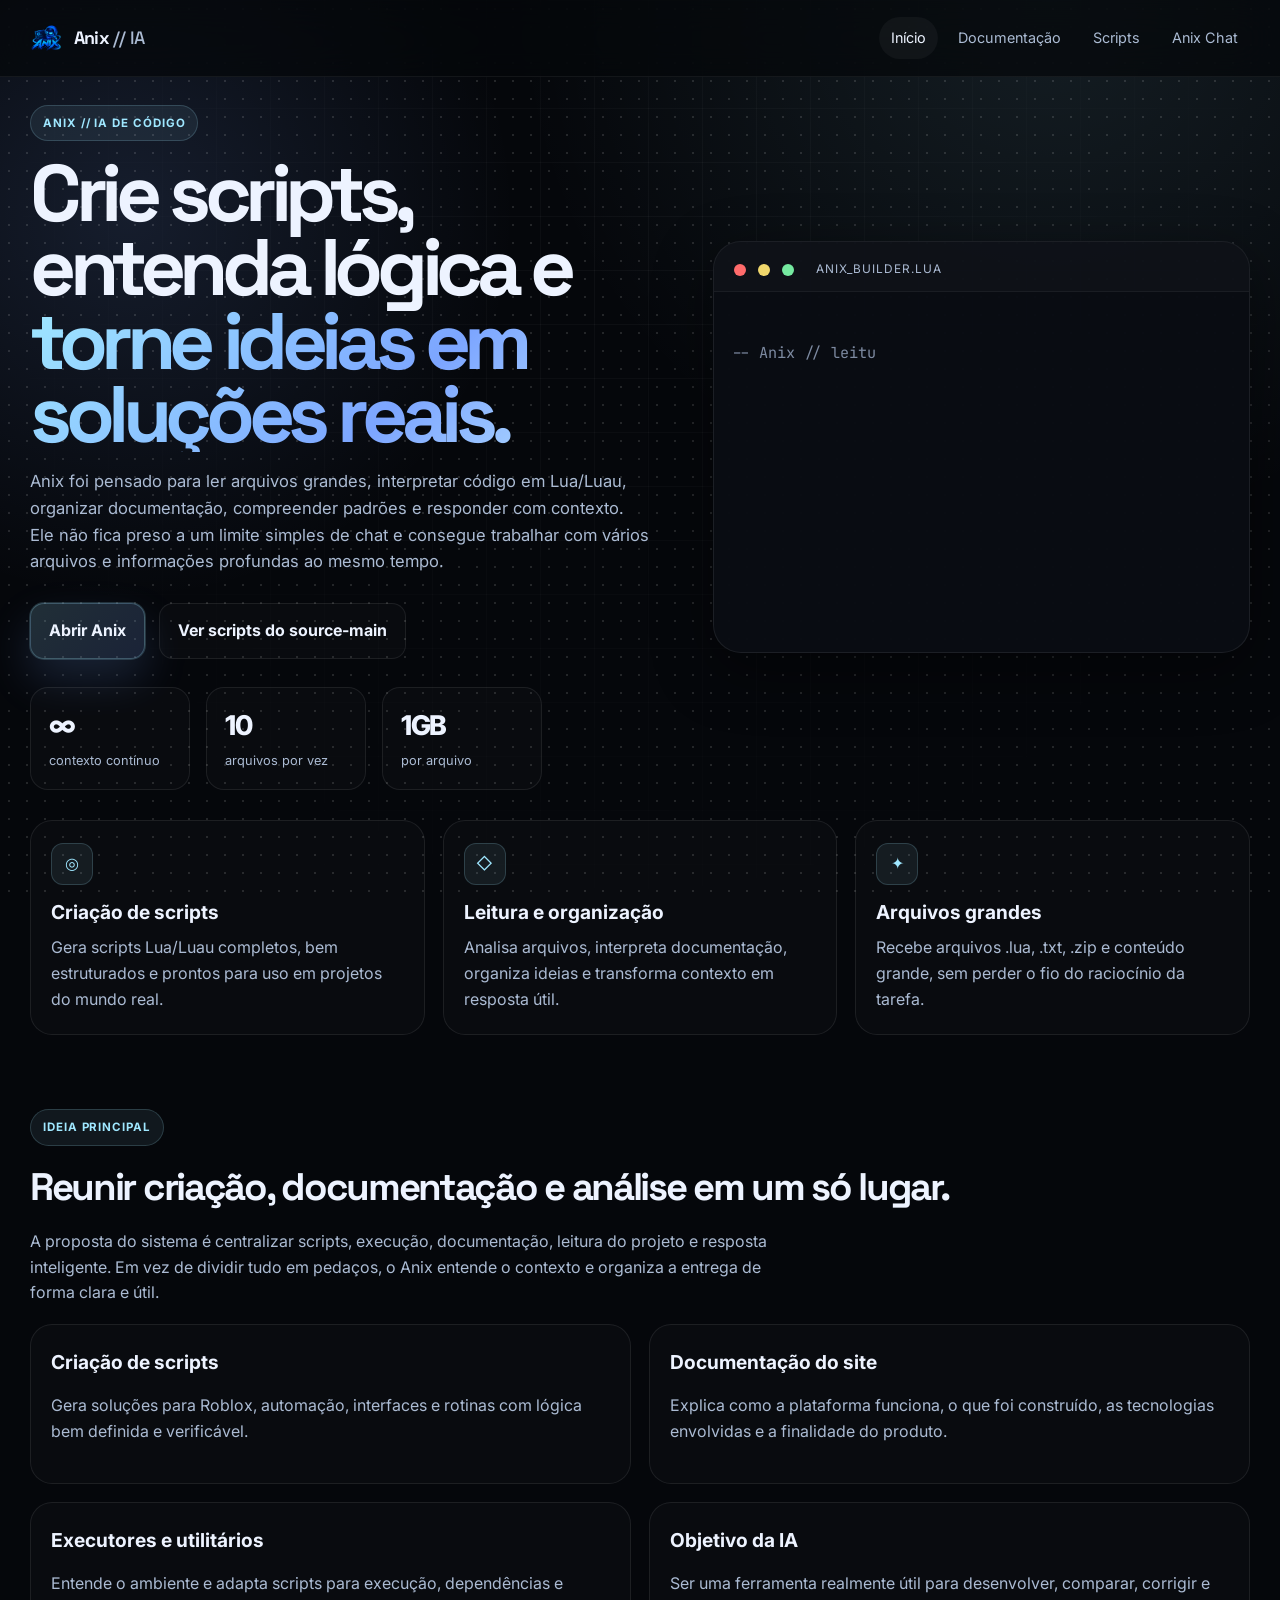
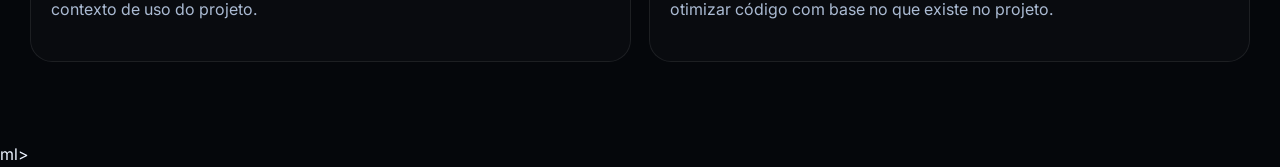
<file: nyscripts_v2/index.html>
<!DOCTYPE html>
<html lang="pt-BR">
<head>
  <meta charset="UTF-8" />
  <meta name="viewport" content="width=device-width, initial-scale=1.0" />
  <title>Anix — IA para scripts e automação</title>
  <meta name="description" content="Anix é uma IA para criar scripts, analisar arquivos, interpretar documentação e resolver tarefas complexas com contexto real." />
  <meta name="theme-color" content="#05070b" />
  <meta name="color-scheme" content="dark" />
  <link rel="icon" type="image/png" href="assets/images/anix-logo.png" />
  <link rel="preconnect" href="https://fonts.googleapis.com" />
  <link rel="preconnect" href="https://fonts.gstatic.com" crossorigin />
  <link href="https://fonts.googleapis.com/css2?family=Inter:wght@400;500;600;700;800&family=Space+Grotesk:wght@500;700&family=JetBrains+Mono:wght@400;500;700&display=swap" rel="stylesheet" />
  <style>
    :root {
      --bg: #05070b;
      --bg-2: #0b1118;
      --panel: rgba(15, 20, 27, 0.9);
      --panel-strong: rgba(10, 13, 19, 0.98);
      --surface: rgba(17, 22, 30, 0.9);
      --surface-2: rgba(23, 30, 40, 0.9);
      --line: rgba(255,255,255,0.08);
      --line-strong: rgba(146, 163, 184, 0.24);
      --text: #edf3ff;
      --muted: #abbbd3;
      --soft: #7b8798;
      --brand: #9fe7ff;
      --brand-2: #7ca5ff;
      --brand-3: #c8f4ff;
      --good: #8df7bd;
      --shadow: 0 18px 60px rgba(0, 0, 0, 0.42);
      --glow: 0 0 0 1px rgba(159, 231, 255, 0.18), 0 20px 44px rgba(124, 165, 255, 0.18);
      --max: 1220px;
    }
    * { box-sizing: border-box; }
    html { scroll-behavior: smooth; }
    body {
      margin: 0;
      min-height: 100vh;
      background:
        radial-gradient(circle at 10% 12%, rgba(124, 165, 255, 0.14), transparent 20%),
        radial-gradient(circle at 82% 0%, rgba(159, 231, 255, 0.1), transparent 26%),
        var(--bg);
      color: var(--text);
      font-family: Inter, 'Segoe UI', sans-serif;
      line-height: 1.6;
      overflow-x: hidden;
    }
    body::before {
      content: "";
      position: fixed;
      inset: 0;
      background-image:
        linear-gradient(rgba(255,255,255,0.045) 1px, transparent 1px),
        linear-gradient(90deg, rgba(255,255,255,0.045) 1px, transparent 1px);
      background-size: 54px 54px;
      mask-image: radial-gradient(circle at 50% 30%, rgba(0,0,0,0.85), transparent 82%);
      pointer-events: none;
      z-index: 0;
    }
    body::after {
      content: "";
      position: fixed;
      inset: 0;
      background-image: radial-gradient(circle, rgba(255,255,255,0.7) 1px, transparent 1.4px);
      background-size: 18px 18px;
      opacity: 0.18;
      animation: drift 18s linear infinite alternate;
      pointer-events: none;
      z-index: 0;
    }
    @keyframes drift {
      0% { transform: translateY(0px); }
      100% { transform: translateY(18px); }
    }
    a { color: inherit; text-decoration: none; }
    button, input, textarea { font: inherit; }
    img, svg { display: block; max-width: 100%; }
    pre { margin: 0; }
    code, pre { font-family: 'JetBrains Mono', 'Consolas', monospace; }
    .site-header {
      position: sticky; top: 0; z-index: 30;
      backdrop-filter: blur(20px);
      background: rgba(5, 7, 11, 0.72);
      border-bottom: 1px solid rgba(255,255,255,0.06);
    }
    .header-inner {
      width: min(var(--max), calc(100% - 36px));
      margin: 0 auto;
      min-height: 76px;
      display: flex; align-items: center; justify-content: space-between; gap: 18px;
    }
    .brand {
      display: inline-flex; align-items: center; gap: 12px;
      font-family: 'Space Grotesk', sans-serif; font-weight: 700; letter-spacing: -0.05em;
    }
    .brand-mark {
      width: 32px; height: 32px; border-radius: 10px; display: grid; place-items: center;
      background: linear-gradient(135deg, var(--brand) 0%, var(--brand-2) 100%);
      color: #071019; font-size: 0.8rem; font-weight: 800;
    }
    .brand-text { font-size: 1.12rem; }
    .brand-text span { color: var(--muted); font-weight: 500; }
    .nav { display: flex; align-items: center; gap: 8px; margin-left: auto; }
    .nav-link {
      color: var(--muted); padding: 9px 12px; border-radius: 999px; transition: 0.2s ease; font-size: 0.9rem;
    }
    .nav-link:hover, .nav-link.is-active { background: rgba(255,255,255,0.04); color: var(--text); }
    .page-shell {
      width: min(var(--max), calc(100% - 36px));
      margin: 0 auto; position: relative; z-index: 1; padding-bottom: 80px;
    }
    .hero-grid {
      display: grid; grid-template-columns: 1.1fr 0.9fr; gap: 26px; align-items: center;
      min-height: 560px; padding-top: 28px;
    }
    .eyebrow {
      display: inline-flex; align-items: center; gap: 8px;
      background: rgba(159, 231, 255, 0.08); border: 1px solid rgba(159, 231, 255, 0.18);
      color: var(--brand); font-size: 0.72rem; letter-spacing: 0.08em; text-transform: uppercase; font-weight: 700;
      padding: 8px 12px; border-radius: 999px;
    }
    .hero-copy h1 {
      margin: 16px 0 12px; font-family: 'Space Grotesk', sans-serif;
      font-size: clamp(3rem, 7vw, 5rem); line-height: 0.92; letter-spacing: -0.08em;
    }
    .hero-copy h1 .accent {
      display: block; background: linear-gradient(135deg, var(--brand), var(--brand-2) 58%, var(--brand-3));
      -webkit-background-clip: text; background-clip: text; color: transparent;
    }
    .hero-copy p { color: var(--muted); max-width: 620px; font-size: 1.04rem; }
    .cta-row {
      display: flex; flex-wrap: wrap; gap: 14px; margin-top: 28px;
    }
    .btn {
      display: inline-flex; align-items: center; justify-content: center; gap: 10px;
      padding: 14px 18px; border-radius: 14px; transition: transform 0.2s ease, box-shadow 0.2s ease;
      font-weight: 700; border: 1px solid var(--line);
    }
    .btn:hover { transform: translateY(-2px); }
    .btn.primary {
      background: linear-gradient(135deg, rgba(159,231,255,0.18), rgba(124,165,255,0.18));
      box-shadow: var(--glow); border-color: rgba(159,231,255,0.25);
    }
    .btn.secondary { background: rgba(255,255,255,0.02); color: var(--text); }
    .kpi-row { display: flex; flex-wrap: wrap; gap: 16px; margin-top: 28px; }
    .kpi {
      min-width: 160px; padding: 16px 18px; border-radius: 18px;
      background: rgba(255,255,255,0.02); border: 1px solid var(--line);
    }
    .kpi strong { display: block; font-size: 1.7rem; font-weight: 800; letter-spacing: -0.05em; }
    .kpi span { color: var(--muted); font-size: 0.8rem; }
    .script-window {
      background: rgba(10, 13, 19, 0.96); border: 1px solid var(--line); border-radius: 28px;
      box-shadow: var(--shadow); overflow: hidden;
    }
    .code-header {
      display: flex; align-items: center; gap: 12px; padding: 18px 20px 12px;
      border-bottom: 1px solid rgba(255,255,255,0.05); background: rgba(255,255,255,0.02);
    }
    .dot { width: 12px; height: 12px; border-radius: 50%; display: inline-block; }
    .dot.red { background: #ff6b6b; }
    .dot.yellow { background: #f0d76c; }
    .dot.green { background: #75e9a0; }
    .filename {
      margin-left: 10px; color: var(--muted); font-size: 0.74rem; letter-spacing: 0.08em; text-transform: uppercase;
    }
    .code-block {
      min-height: 360px; padding: 18px 18px 22px; font-size: 0.95rem; line-height: 1.9; color: #dfebff; white-space: pre-wrap;
    }
    .token-cmt { color: #7d8aa1; }
    .token-key { color: #8de2ff; }
    .token-var { color: #d1dcff; }
    .token-fn { color: #b7f39d; }
    .token-str { color: #ffd7a6; }
    .feature-wrap { display: grid; grid-template-columns: repeat(3, minmax(0, 1fr)); gap: 18px; margin-top: 30px; }
    .feature-card {
      background: rgba(255,255,255,0.02); border: 1px solid var(--line); border-radius: 22px; padding: 22px 20px;
    }
    .feature-card .icon {
      width: 42px; height: 42px; display: grid; place-items: center;
      background: rgba(159,231,255,0.08); border: 1px solid rgba(159,231,255,0.18); border-radius: 12px; color: var(--brand);
      margin-bottom: 12px;
    }
    .feature-card h3 { margin: 0 0 8px; font-size: 1.2rem; }
    .feature-card p { margin: 0; color: var(--muted); }
    .section-head { margin-top: 74px; margin-bottom: 18px; }
    .section-head h2 {
      margin: 10px 0 0; font-family: 'Space Grotesk', sans-serif; font-size: clamp(2.2rem, 3vw, 3rem); letter-spacing: -0.06em;
    }
    .section-head p { margin-top: 12px; color: var(--muted); max-width: 750px; }
    .doc-grid { display: grid; grid-template-columns: repeat(2, minmax(0, 1fr)); gap: 18px; }
    .doc-card {
      background: rgba(255,255,255,0.02); border: 1px solid var(--line); border-radius: 22px; padding: 22px 20px;
    }
    .doc-card h3 { margin: 0 0 8px; font-size: 1.2rem; }
    .doc-card p, .doc-card li { color: var(--muted); }
    .doc-card ul { margin: 10px 0 0; padding-left: 18px; }
    @media (max-width: 980px) {
      .hero-grid, .doc-grid { grid-template-columns: 1fr; }
      .feature-wrap { grid-template-columns: 1fr; }
      .nav { display: none; }
    }
    @media (max-width: 640px) {
      .page-shell { width: min(var(--max), calc(100% - 24px)); }
      .header-inner { width: min(var(--max), calc(100% - 24px)); }
      .hero-copy h1 { font-size: 2.5rem; }
      .cta-row { flex-direction: column; }
      .btn { width: 100%; }
    }
  </style>
</head>
<body>
  <header class="site-header">
    <div class="header-inner">
      <a class="brand" href="index.html" aria-label="Anix começo">
        <img src="assets/images/anix-logo.png" alt="" style="width:32px;height:32px;object-fit:contain;border-radius:10px" />
        <span class="brand-text">Anix<span> // IA</span></span>
      </a>
      <nav class="nav" aria-label="Menu do site">
        <a class="nav-link is-active" href="index.html">Início</a>
        <a class="nav-link" href="plugins.html">Documentação</a>
        <a class="nav-link" href="scripts.html">Scripts</a>
        <a class="nav-link" href="chat.html">Anix Chat</a>
      </nav>
    </div>
  </header>

  <main class="page-shell">
    <section class="hero-grid">
      <div class="hero-copy">
        <span class="eyebrow">Anix // IA de código</span>
        <h1>Crie scripts, entenda lógica e<br /><span class="accent">torne ideias em soluções reais.</span></h1>
        <p>
          Anix foi pensado para ler arquivos grandes, interpretar código em Lua/Luau, organizar documentação,
          compreender padrões e responder com contexto. Ele não fica preso a um limite simples de chat e consegue
          trabalhar com vários arquivos e informações profundas ao mesmo tempo.
        </p>
        <div class="cta-row">
          <a class="btn primary" href="chat.html">Abrir Anix</a>
          <a class="btn secondary" href="scripts.html">Ver scripts do source-main</a>
        </div>
        <div class="kpi-row">
          <div class="kpi"><strong>∞</strong><span>contexto contínuo</span></div>
          <div class="kpi"><strong>10</strong><span>arquivos por vez</span></div>
          <div class="kpi"><strong>1GB</strong><span>por arquivo</span></div>
        </div>
      </div>

      <div class="script-window" aria-label="Exemplo de script da IA">
        <div class="code-header">
          <span class="dot red"></span><span class="dot yellow"></span><span class="dot green"></span>
          <span class="filename">anix_builder.lua</span>
        </div>
        <pre class="code-block" id="typed-script"></pre>
      </div>
    </section>

    <section class="feature-wrap">
      <article class="feature-card">
        <div class="icon">◎</div>
        <h3>Criação de scripts</h3>
        <p>Gera scripts Lua/Luau completos, bem estruturados e prontos para uso em projetos do mundo real.</p>
      </article>
      <article class="feature-card">
        <div class="icon">◇</div>
        <h3>Leitura e organização</h3>
        <p>Analisa arquivos, interpreta documentação, organiza ideias e transforma contexto em resposta útil.</p>
      </article>
      <article class="feature-card">
        <div class="icon">✦</div>
        <h3>Arquivos grandes</h3>
        <p>Recebe arquivos .lua, .txt, .zip e conteúdo grande, sem perder o fio do raciocínio da tarefa.</p>
      </article>
    </section>

    <section class="section-head">
      <span class="eyebrow">Ideia principal</span>
      <h2>Reunir criação, documentação e análise em um só lugar.</h2>
      <p>
        A proposta do sistema é centralizar scripts, execução, documentação, leitura do projeto e resposta inteligente.
        Em vez de dividir tudo em pedaços, o Anix entende o contexto e organiza a entrega de forma clara e útil.
      </p>
    </section>

    <div class="doc-grid">
      <article class="doc-card"><h3>Criação de scripts</h3><p>Gera soluções para Roblox, automação, interfaces e rotinas com lógica bem definida e verificável.</p></article>
      <article class="doc-card"><h3>Documentação do site</h3><p>Explica como a plataforma funciona, o que foi construído, as tecnologias envolvidas e a finalidade do produto.</p></article>
      <article class="doc-card"><h3>Executores e utilitários</h3><p>Entende o ambiente e adapta scripts para execução, dependências e contexto de uso do projeto.</p></article>
      <article class="doc-card"><h3>Objetivo da IA</h3><p>Ser uma ferramenta realmente útil para desenvolver, comparar, corrigir e otimizar código com base no que existe no projeto.</p></article>
    </div>
  </main>

  <script>
    const scriptEl = document.getElementById('typed-script');
    const lines = [
      '<span class="token-cmt">-- Anix // leitura de contexto e geração inteligente</span>',
      '<span class="token-key">local</span> <span class="token-var">source</span> = <span class="token-str">"source-main"</span>',
      '<span class="token-key">local</span> <span class="token-var">docs</span> = <span class="token-fn">readDirectory</span>(source)',
      '<span class="token-key">local</span> <span class="token-var">scripts</span> = <span class="token-fn">scanLuaFiles</span>(docs)',
      '<span class="token-key">for</span> _, <span class="token-var">file</span> <span class="token-key">in</span> <span class="token-fn">ipairs</span>(scripts) <span class="token-key">do</span>',
      '  <span class="token-fn">analyzeContext</span>(file)',
      '  <span class="token-fn">generateAnswer</span>(file, <span class="token-str">"script + docs + fixes"</span>)',
      '<span class="token-key">end</span>'
    ];
    let index = 0, charIndex = 0, running = true;
    function typeLoop() {
      if (!running) return;
      const current = lines[index] || '';
      scriptEl.innerHTML = lines.slice(0, index).join('<br>') + (index < lines.length ? '<br>' + current.slice(0, charIndex) : '');
      charIndex++;
      if (charIndex > current.length) {
        index++;
        charIndex = 0;
        if (index >= lines.length) {
          running = false;
          setTimeout(() => {
            index = 0; charIndex = 0; running = true; typeLoop();
          }, 1800);
          return;
        }
      }
      setTimeout(typeLoop, 36);
    }
    typeLoop();
  </script>
</body>
</html>
ml>
</file>
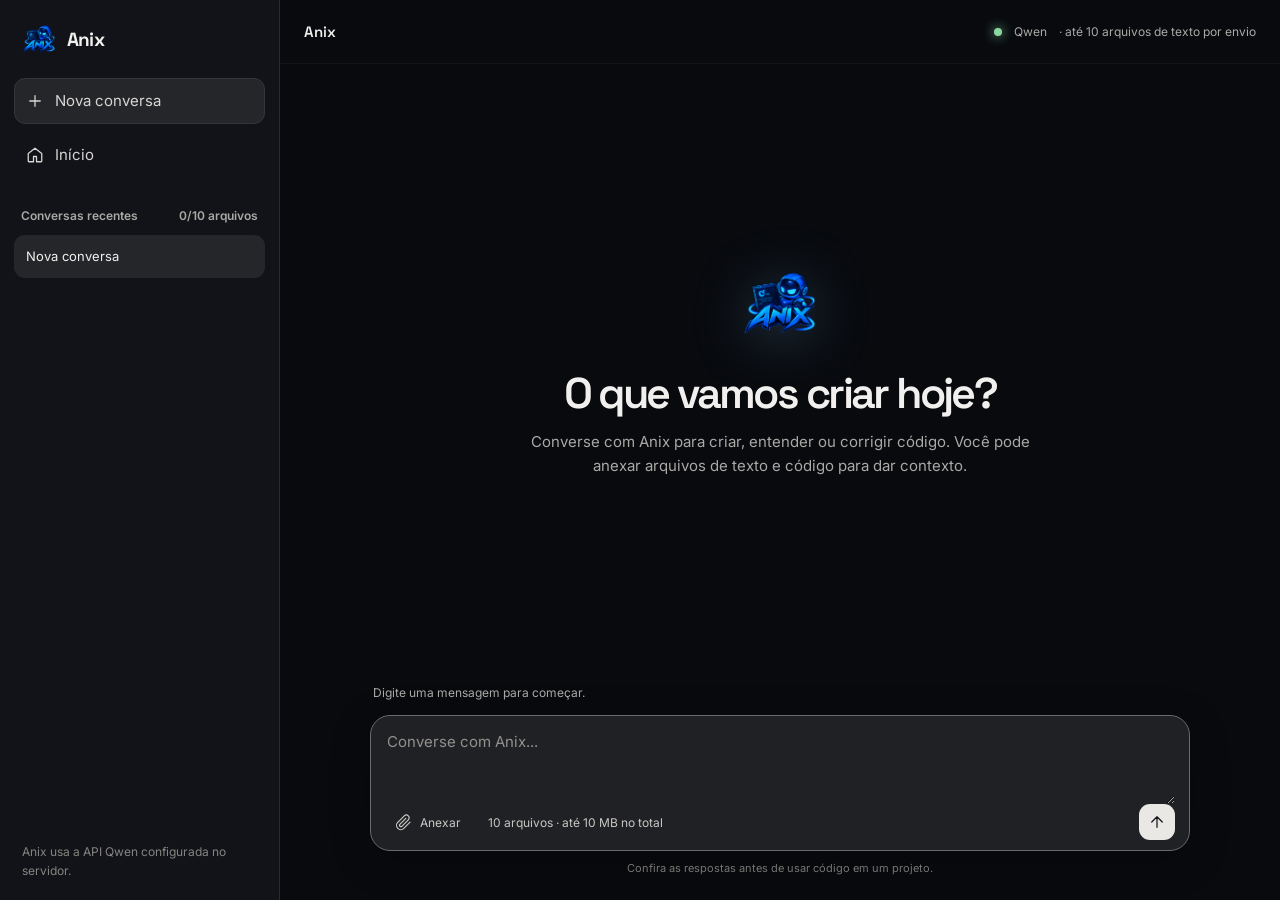
<file: nyscripts_v2/chat.html>
<!DOCTYPE html>
<html lang="pt-BR">
<head>
  <meta charset="UTF-8" />
  <meta name="viewport" content="width=device-width, initial-scale=1.0" />
  <meta name="theme-color" content="#080a0e" />
  <meta name="color-scheme" content="dark" />
  <title>Anix — Converse com a IA</title>
  <meta name="description" content="Converse com Anix para criar, entender e corrigir código." />
  <link rel="icon" type="image/png" href="assets/images/anix-logo.png" />
  <link rel="preconnect" href="https://fonts.googleapis.com" />
  <link rel="preconnect" href="https://fonts.gstatic.com" crossorigin />
  <link href="https://fonts.googleapis.com/css2?family=Inter:wght@400;500;600;700&family=Space+Grotesk:wght@500;600;700&family=JetBrains+Mono:wght@400;500&display=swap" rel="stylesheet" />
  <style>
    :root{color-scheme:dark;--bg:#080a0e;--side:#111318;--panel:#1a1b1e;--panel-hover:#25262a;--text:#f1f0ee;--muted:#aaa9a6;--line:#292a2e;--accent:#b9d5ff;--danger:#ff9a9a}
    *{box-sizing:border-box}body{margin:0;background:var(--bg);color:var(--text);font:15px/1.6 Inter,system-ui,sans-serif}button,input,textarea{font:inherit;color:inherit}button{cursor:pointer}a{color:inherit;text-decoration:none}
    .app{min-height:100vh;display:grid;grid-template-columns:280px minmax(0,1fr)}
    .sidebar{height:100vh;position:sticky;top:0;background:var(--side);border-right:1px solid var(--line);display:flex;flex-direction:column;padding:18px 14px}
    .brand{display:flex;align-items:center;gap:11px;padding:4px 8px 22px;font:700 19px 'Space Grotesk',sans-serif;letter-spacing:-.04em}
    .brand img{width:34px;height:34px;object-fit:contain;border-radius:10px}
    .side-actions{display:grid;gap:8px}
    .side-button,.history-item{display:flex;align-items:center;gap:11px;width:100%;padding:10px 11px;border:1px solid transparent;border-radius:11px;background:transparent;text-align:left;color:#d7d6d3}
    .side-button:hover,.history-item:hover{background:var(--panel-hover)}.side-button.new{background:#25262a;border-color:#35363a}
    .icon{width:18px;height:18px;flex:0 0 18px;fill:none;stroke:currentColor;stroke-width:1.7;stroke-linecap:round;stroke-linejoin:round}
    .history-heading{display:flex;justify-content:space-between;align-items:center;margin:28px 7px 10px;color:var(--muted);font-size:12px;font-weight:600}
    .history-list{display:grid;gap:4px;overflow:auto}.history-item{font-size:13px;color:#c5c4c1;white-space:nowrap;overflow:hidden;text-overflow:ellipsis}.history-item.active{background:#25262a;color:var(--text)}
    .side-bottom{margin-top:auto;color:#858480;font-size:12px;padding:14px 8px 2px}
    .main{min-width:0;display:flex;flex-direction:column;min-height:100vh}
    .topbar{height:64px;display:flex;align-items:center;justify-content:space-between;padding:0 24px;border-bottom:1px solid rgba(255,255,255,.04)}
    .top-title{font:600 15px 'Space Grotesk',sans-serif}.top-right{display:flex;align-items:center;gap:12px;color:var(--muted);font-size:12px}
    .provider-dot{width:8px;height:8px;border-radius:50%;background:#8bd7a1;box-shadow:0 0 12px #8bd7a1}
    .conversation{width:min(820px,calc(100% - 36px));margin:0 auto;padding:36px 0 24px;flex:1;display:flex;flex-direction:column;gap:24px}
    .welcome-state{margin:auto;text-align:center;max-width:640px;padding:24px 0}
    .welcome-state[hidden],.messages[hidden]{display:none}
    .welcome-state img{width:76px;height:76px;object-fit:contain;margin:0 auto 22px;filter:drop-shadow(0 8px 28px rgba(139,199,255,.25))}
    .welcome-state h1{font:600 clamp(30px,5vw,43px)/1.12 'Space Grotesk',sans-serif;letter-spacing:-.06em;margin:0 0 12px}
    .welcome-state p{color:var(--muted);margin:0 auto;max-width:500px}
    .messages{display:grid;gap:28px}
    .message{display:grid;grid-template-columns:34px minmax(0,1fr);gap:14px;align-items:start}
    .message-avatar{width:32px;height:32px;border:1px solid var(--line);border-radius:10px;display:grid;place-items:center;background:#202126;font-weight:600;font-size:12px}
    .message-avatar img{width:25px;height:25px;object-fit:contain}
    .message-content{min-width:0;padding-top:3px}.message-content>strong{display:block;font-size:13px;margin-bottom:7px}
    .message-text{color:#e7e6e3;overflow-wrap:anywhere}.message-text code{font:13px 'JetBrains Mono',monospace;background:#24252a;padding:2px 5px;border-radius:5px}
    .code-output{overflow:auto;margin:12px 0;padding:14px 16px;border:1px solid var(--line);border-radius:12px;background:#111318;color:#d8e5ff;white-space:pre-wrap}
    .composer-area{position:sticky;bottom:0;background:linear-gradient(transparent,var(--bg) 20%);padding:16px 18px 22px}
    .composer-wrap{width:min(820px,100%);margin:0 auto}
    .file-list{display:flex;flex-wrap:wrap;gap:8px;margin:0 0 8px}
    .file-chip{display:flex;align-items:center;gap:8px;border:1px solid var(--line);background:#17191e;border-radius:10px;padding:6px 9px;color:var(--muted);font-size:12px}
    .file-chip button{border:0;background:none;color:var(--muted);font-size:17px;padding:0 2px}
    .composer{border:1px solid #45464a;background:#202124;border-radius:20px;padding:12px 14px 10px;box-shadow:0 10px 40px rgba(0,0,0,.24)}
    .composer:focus-within{border-color:#686a70}
    .prompt{display:block;width:100%;min-height:76px;max-height:240px;resize:vertical;border:0;outline:0;background:transparent;padding:2px 2px 12px;line-height:1.55}
    .prompt::placeholder{color:#92918e}
    .composer-toolbar{display:flex;align-items:center;justify-content:space-between;gap:10px}
    .toolbar-left{display:flex;align-items:center;gap:8px}
    .tool-button{display:inline-flex;align-items:center;justify-content:center;gap:7px;border:1px solid transparent;background:transparent;border-radius:10px;padding:7px 9px;color:#c8c7c4;font-size:12px}
    .tool-button:hover{background:#2c2d31}.tool-button .icon{width:17px;height:17px}
    .send-button{width:36px;height:36px;border:0;border-radius:11px;background:#e9e8e5;color:#17181b;display:grid;place-items:center}
    .send-button:disabled{opacity:.45;cursor:wait}.send-button .icon{width:18px;height:18px}
    .composer-note{text-align:center;color:#777672;font-size:11px;padding-top:9px}
    .status{min-height:20px;color:var(--muted);font-size:12px;padding:0 3px 5px}.status.is-error{color:var(--danger)}
    @media(max-width:780px){.app{grid-template-columns:1fr}.sidebar{height:auto;position:relative;padding:10px 14px;border-right:0;border-bottom:1px solid var(--line)}.brand{padding-bottom:10px}.side-actions{grid-template-columns:1fr 1fr}.history-heading,.history-list,.side-bottom{display:none}.main{min-height:calc(100vh - 62px)}.topbar{height:52px;padding:0 16px}.conversation{padding-top:22px}.composer-area{padding:12px 12px 18px}}
    @media(max-width:440px){.side-actions .side-button:not(.new){display:none}.conversation{width:calc(100% - 24px)}.composer-toolbar{align-items:center}.tool-button{padding:7px}.top-right .limit{display:none}}
  </style>
</head>
<body>
  <div class="app">
    <aside class="sidebar" aria-label="Navegação e histórico">
      <a class="brand" href="index.html"><img src="assets/images/anix-logo.png" alt="" />Anix</a>
      <div class="side-actions">
        <button class="side-button new" id="new-chat-button" type="button">
          <svg class="icon" viewBox="0 0 24 24"><path d="M12 5v14M5 12h14"/></svg>Nova conversa
        </button>
        <a class="side-button" href="index.html">
          <svg class="icon" viewBox="0 0 24 24"><path d="m3 10 9-7 9 7v10a1 1 0 0 1-1 1h-6v-7h-4v7H4a1 1 0 0 1-1-1z"/></svg>Início
        </a>
      </div>
      <div class="history-heading"><span>Conversas recentes</span><span id="file-count">0/10 arquivos</span></div>
      <nav class="history-list" id="history-list" aria-label="Histórico de conversas"></nav>
      <div class="side-bottom">Anix usa a API Qwen configurada no servidor.</div>
    </aside>

    <main class="main">
      <header class="topbar">
        <div class="top-title">Anix</div>
        <div class="top-right"><span class="provider-dot" aria-hidden="true"></span><span>Qwen</span><span class="limit">· até 10 arquivos de texto por envio</span></div>
      </header>

      <section class="conversation" aria-live="polite">
        <div class="welcome-state" id="welcome-state">
          <img src="assets/images/anix-logo.png" alt="Logo Anix" />
          <h1>O que vamos criar hoje?</h1>
          <p>Converse com Anix para criar, entender ou corrigir código. Você pode anexar arquivos de texto e código para dar contexto.</p>
        </div>
        <div class="messages" id="message-list"></div>
      </section>

      <footer class="composer-area">
        <div class="composer-wrap">
          <div class="status" id="chat-status" role="status">Digite uma mensagem para começar.</div>
          <div class="file-list" id="file-list"></div>
          <form class="composer" id="chat-form">
            <textarea class="prompt" id="message-input" aria-label="Mensagem para Anix" placeholder="Converse com Anix..." autocomplete="off"></textarea>
            <div class="composer-toolbar">
              <div class="toolbar-left">
                <label class="tool-button" for="file-input" title="Anexar arquivos de texto ou código">
                  <svg class="icon" viewBox="0 0 24 24"><path d="m20.5 11.5-8.8 8.8a6 6 0 0 1-8.5-8.5l9.2-9.2a4 4 0 0 1 5.7 5.7l-9.2 9.2a2 2 0 0 1-2.8-2.8l8.5-8.5"/></svg>
                  Anexar
                </label>
                <input id="file-input" type="file" multiple accept=".lua,.luau,.txt,.md,.json,.csv,.js,.ts,.html,.css,.py,.xml,text/*" hidden />
                <span class="tool-button" title="Limite: até 10 arquivos, 10 MB somados por envio">10 arquivos · até 10 MB no total</span>
              </div>
              <button class="send-button" id="send-button" type="submit" aria-label="Enviar mensagem">
                <svg class="icon" viewBox="0 0 24 24"><path d="M12 19V5M5 12l7-7 7 7"/></svg>
              </button>
            </div>
          </form>
          <div class="composer-note">Confira as respostas antes de usar código em um projeto.</div>
        </div>
      </footer>
    </main>
  </div>
  <script src="assets/js/chat.js"></script>
</body>
</html>
</file>
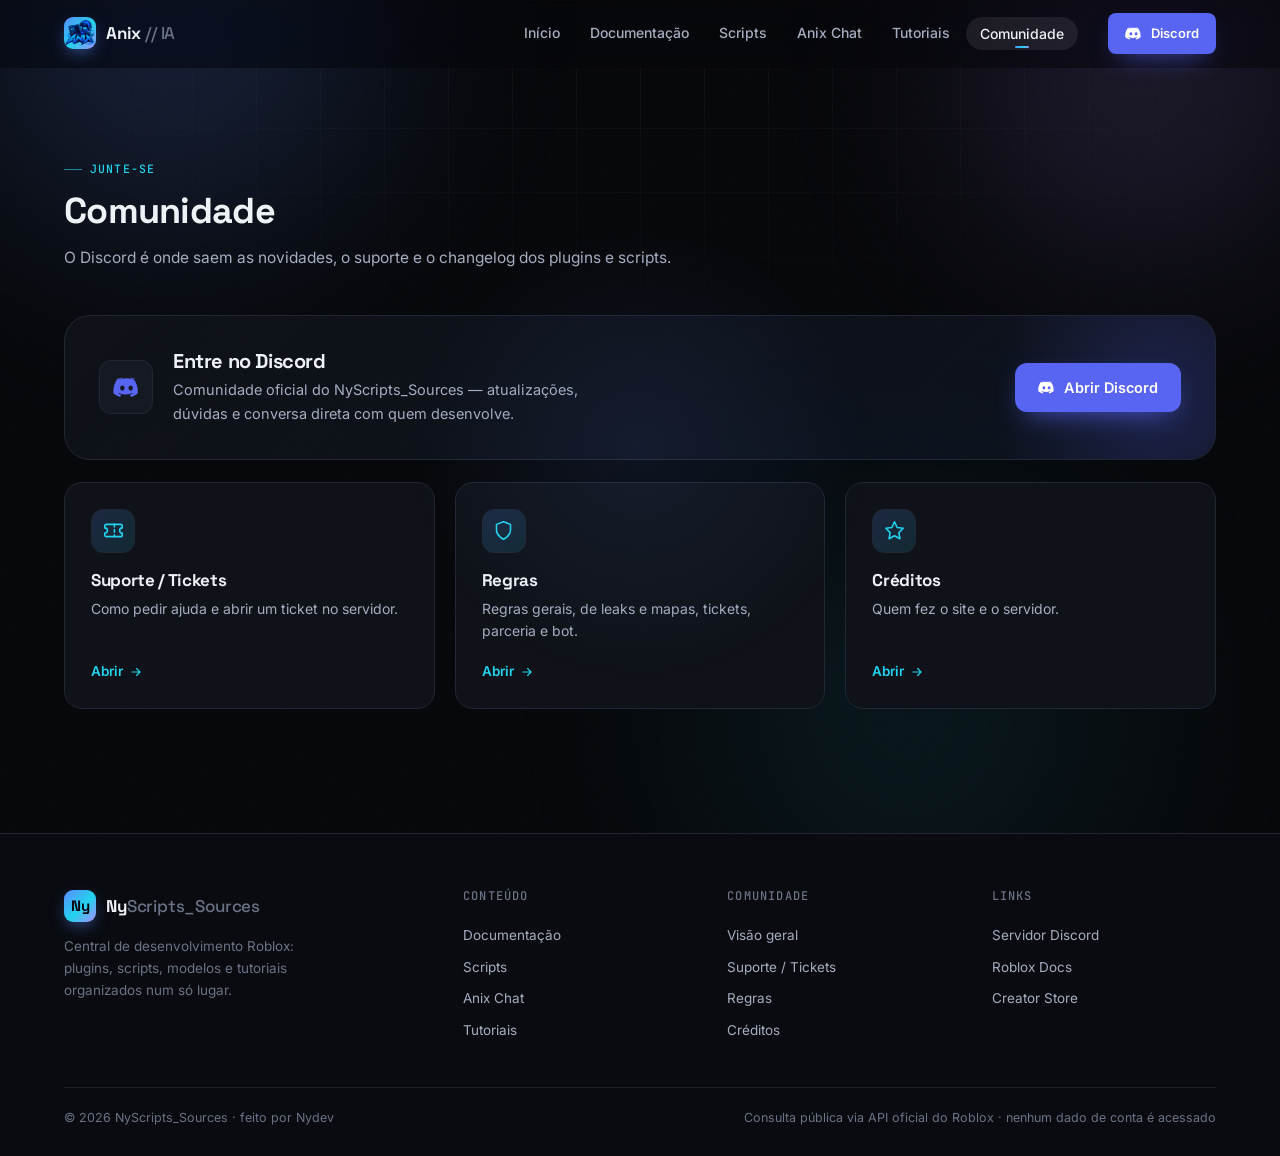
<file: nyscripts_v2/comunidade.html>
<!DOCTYPE html>
<html lang="pt-BR">
<head>
<meta charset="UTF-8">
<meta name="viewport" content="width=device-width, initial-scale=1">
<title>Comunidade · NyScripts_Sources</title>
<meta name="description" content="Discord oficial do NyScripts_Sources: novidades, changelog, suporte por ticket e regras.">
<meta name="theme-color" content="#06070a">
<meta name="color-scheme" content="dark">
<link rel="icon" href="data:image/svg+xml,%3Csvg xmlns='http://www.w3.org/2000/svg' viewBox='0 0 32 32'%3E%3Cdefs%3E%3ClinearGradient id='g' x1='0' y1='0' x2='1' y2='1'%3E%3Cstop offset='0' stop-color='%235b8cff'/%3E%3Cstop offset='1' stop-color='%2322d3ee'/%3E%3C/linearGradient%3E%3C/defs%3E%3Crect width='32' height='32' rx='8' fill='url(%23g)'/%3E%3Ctext x='16' y='22' font-family='monospace' font-size='17' font-weight='bold' text-anchor='middle' fill='%2304070f'%3EN%3C/text%3E%3C/svg%3E">
<link rel="preconnect" href="https://fonts.googleapis.com">
<link rel="preconnect" href="https://fonts.gstatic.com" crossorigin>
<link href="https://fonts.googleapis.com/css2?family=Space+Grotesk:wght@500;600;700&family=Inter:wght@400;500;600&family=JetBrains+Mono:wght@400;500&display=swap" rel="stylesheet">
<link rel="stylesheet" href="assets/css/style.css">
</head>
<body>

<header id="site-header"></header>

<main>
  <section class="section">
    <div class="container">
      <div class="section-head reveal">
        <span class="eyebrow">Junte-se</span>
        <h2>Comunidade</h2>
        <p>O Discord é onde saem as novidades, o suporte e o changelog dos plugins e scripts.</p>
      </div>

      <div class="panel reveal" style="margin-bottom:22px">
        <div class="panel-left">
          <div class="panel-icon" id="discord-icon" style="color:#5865f2"></div>
          <div>
            <h3>Entre no Discord</h3>
            <p>Comunidade oficial do NyScripts_Sources — atualizações, dúvidas e conversa direta com quem desenvolve.</p>
          </div>
        </div>
        <a class="btn btn-discord" id="discord-link" target="_blank" rel="noopener">Abrir Discord</a>
      </div>

      <div class="grid grid-3" id="community-cards"></div>
    </div>
  </section>
</main>

<footer id="site-footer"></footer>

<script src="config.js"></script>
<script src="assets/js/app.js"></script>
<script src="assets/js/auth.js"></script>
<script>
  Ny.boot('comunidade');

  Ny.el('discord-icon').innerHTML = Ny.ICON.discord;
  var link = Ny.el('discord-link');
  link.href = Ny.safeUrl(Ny.config.discordInvite);
  link.innerHTML = Ny.ICON.discord + 'Abrir Discord';

  var CARDS = [
    { icon: 'ticket', title: 'Suporte / Tickets', desc: 'Como pedir ajuda e abrir um ticket no servidor.', href: 'suporte.html' },
    { icon: 'shield', title: 'Regras',            desc: 'Regras gerais, de leaks e mapas, tickets, parceria e bot.', href: 'regras.html' },
    { icon: 'star',   title: 'Créditos',          desc: 'Quem fez o site e o servidor.', href: 'creditos.html' }
  ];

  Ny.el('community-cards').innerHTML = CARDS.map(function (c, i) {
    return '<a class="card reveal" data-delay="' + i + '" href="' + c.href + '">' +
      '<div class="card-icon">' + Ny.ICON[c.icon] + '</div>' +
      '<h3>' + c.title + '</h3>' +
      '<p>' + c.desc + '</p>' +
      '<span class="card-link">Abrir' + Ny.ICON.arrow + '</span>' +
    '</a>';
  }).join('');

  Ny.reveal();
</script>
</body>
</html>
</file>
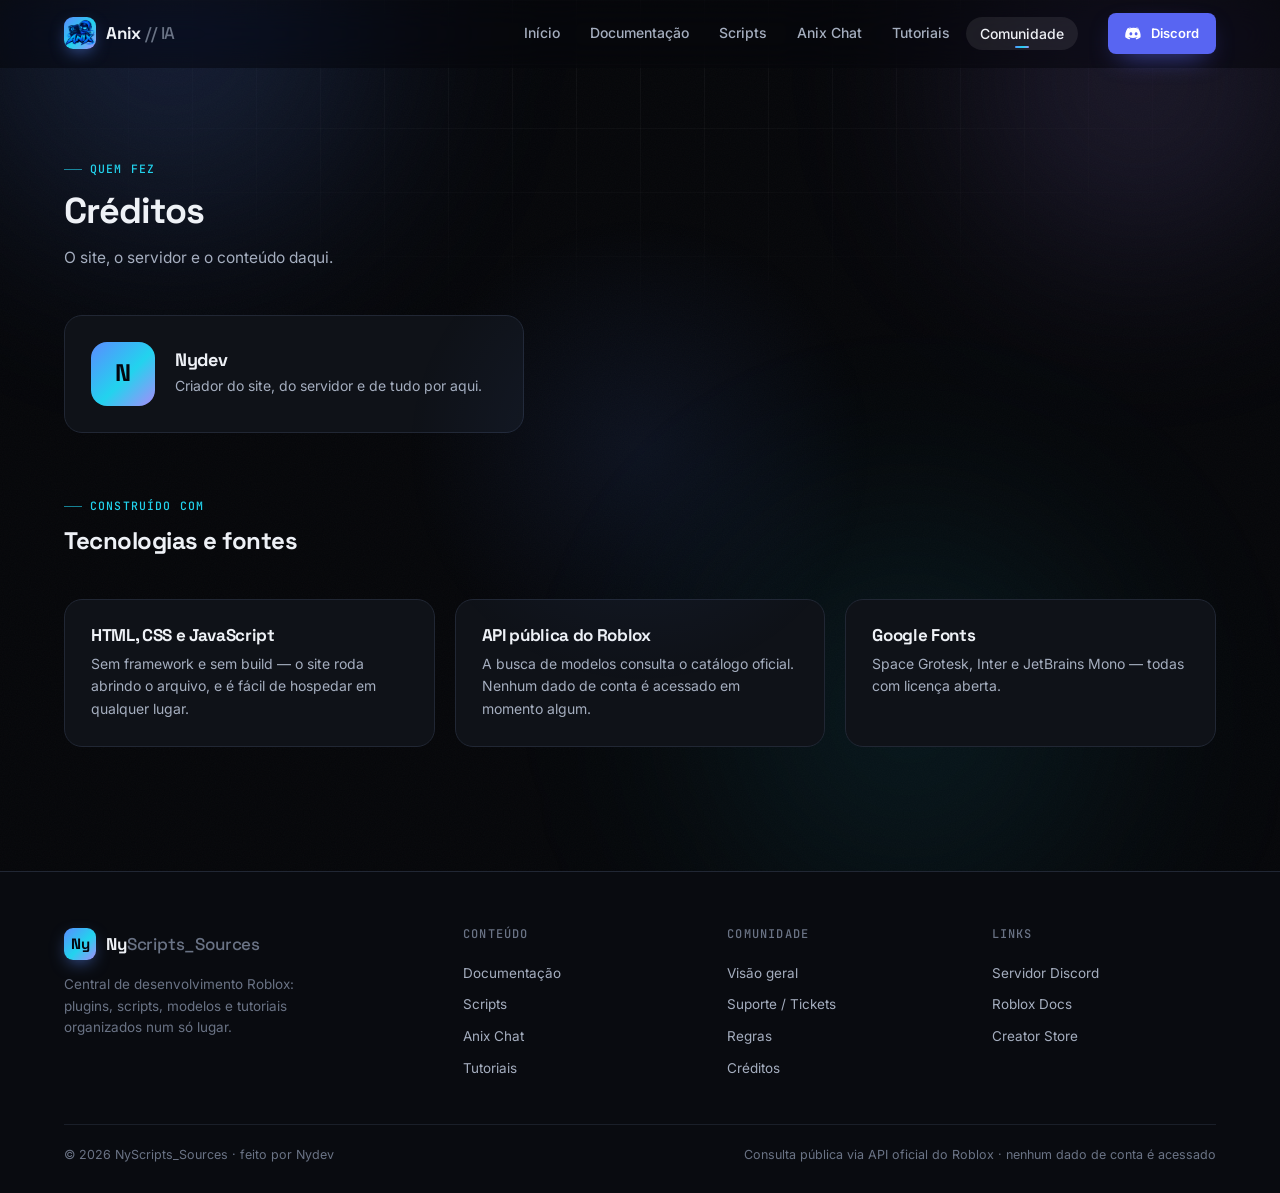
<file: nyscripts_v2/creditos.html>
<!DOCTYPE html>
<html lang="pt-BR">
<head>
<meta charset="UTF-8">
<meta name="viewport" content="width=device-width, initial-scale=1">
<title>Créditos · NyScripts_Sources</title>
<meta name="description" content="Quem faz o NyScripts_Sources.">
<meta name="theme-color" content="#06070a">
<meta name="color-scheme" content="dark">
<link rel="icon" href="data:image/svg+xml,%3Csvg xmlns='http://www.w3.org/2000/svg' viewBox='0 0 32 32'%3E%3Cdefs%3E%3ClinearGradient id='g' x1='0' y1='0' x2='1' y2='1'%3E%3Cstop offset='0' stop-color='%235b8cff'/%3E%3Cstop offset='1' stop-color='%2322d3ee'/%3E%3C/linearGradient%3E%3C/defs%3E%3Crect width='32' height='32' rx='8' fill='url(%23g)'/%3E%3Ctext x='16' y='22' font-family='monospace' font-size='17' font-weight='bold' text-anchor='middle' fill='%2304070f'%3EN%3C/text%3E%3C/svg%3E">
<link rel="preconnect" href="https://fonts.googleapis.com">
<link rel="preconnect" href="https://fonts.gstatic.com" crossorigin>
<link href="https://fonts.googleapis.com/css2?family=Space+Grotesk:wght@500;600;700&family=Inter:wght@400;500;600&family=JetBrains+Mono:wght@400;500&display=swap" rel="stylesheet">
<link rel="stylesheet" href="assets/css/style.css">
</head>
<body>

<header id="site-header"></header>

<main>
  <section class="section">
    <div class="container">
      <div class="section-head reveal">
        <span class="eyebrow">Quem fez</span>
        <h2>Créditos</h2>
        <p>O site, o servidor e o conteúdo daqui.</p>
      </div>

      <div class="person reveal">
        <div class="person-avatar">N</div>
        <div>
          <h3>Nydev</h3>
          <p>Criador do site, do servidor e de tudo por aqui.</p>
        </div>
      </div>

      <div class="section-head reveal" style="margin-top:56px">
        <span class="eyebrow">Construído com</span>
        <h2 style="font-size:24px">Tecnologias e fontes</h2>
      </div>

      <div class="grid grid-3">
        <div class="card reveal">
          <h3>HTML, CSS e JavaScript</h3>
          <p>Sem framework e sem build — o site roda abrindo o arquivo, e é fácil de hospedar em qualquer lugar.</p>
        </div>
        <div class="card reveal" data-delay="1">
          <h3>API pública do Roblox</h3>
          <p>A busca de modelos consulta o catálogo oficial. Nenhum dado de conta é acessado em momento algum.</p>
        </div>
        <div class="card reveal" data-delay="2">
          <h3>Google Fonts</h3>
          <p>Space Grotesk, Inter e JetBrains Mono — todas com licença aberta.</p>
        </div>
      </div>
    </div>
  </section>
</main>

<footer id="site-footer"></footer>

<script src="config.js"></script>
<script src="assets/js/app.js"></script>
<script src="assets/js/auth.js"></script>
<script>
  Ny.boot('creditos');
  Ny.reveal();
</script>
</body>
</html>
</file>
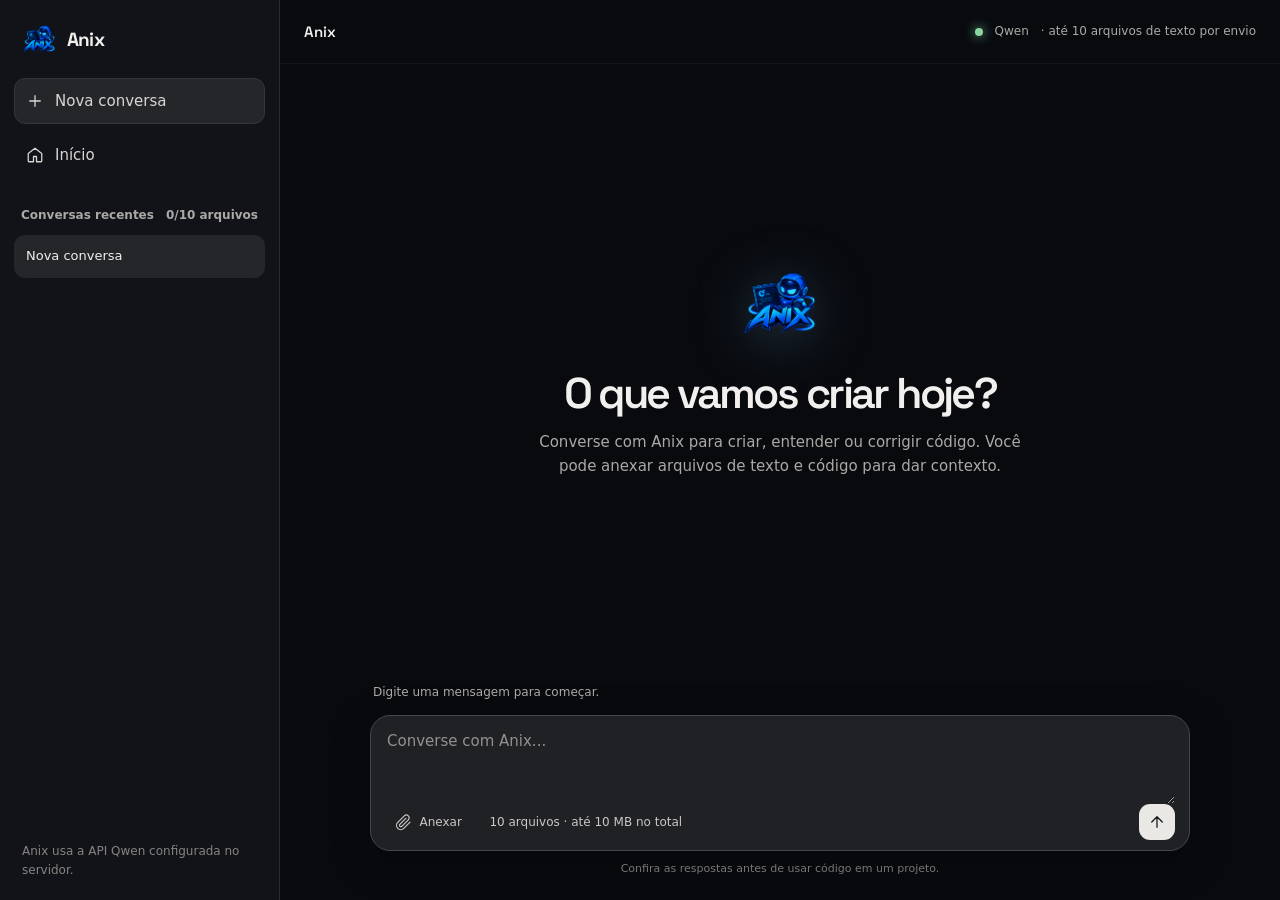
<file: nyscripts_v2/modelos.html>
<!DOCTYPE html>
<html lang="pt-BR">
<head>
  <meta charset="UTF-8" />
  <meta name="viewport" content="width=device-width, initial-scale=1.0" />
  <meta http-equiv="refresh" content="0; url=chat.html" />
  <title>Anix Chat · IA</title>
  <meta name="description" content="Interface de conversa da IA Anix, com histórico de conversa, upload de arquivos e leitura de documentos." />
  <meta name="theme-color" content="#05070b" />
  <meta name="color-scheme" content="dark" />
  <link rel="icon" type="image/png" href="assets/images/anix-logo.png" />
  <link rel="preconnect" href="https://fonts.googleapis.com" />
  <link rel="preconnect" href="https://fonts.gstatic.com" crossorigin />
  <link href="https://fonts.googleapis.com/css2?family=Inter:wght@400;500;600;700;800&family=Space+Grotesk:wght@500;700&display=swap" rel="stylesheet" />
  <style>
    :root{--bg:#05070b;--muted:#abbbd3;--text:#edf3ff;--line:rgba(255,255,255,.08);--brand:#9fe7ff;--brand-2:#7ca5ff;--max:1220px}
    *{box-sizing:border-box} html{scroll-behavior:smooth} body{margin:0;min-height:100vh;background:radial-gradient(circle at 10% 12%, rgba(124,165,255,.14), transparent 20%),radial-gradient(circle at 82% 0%, rgba(159,231,255,.1), transparent 26%), var(--bg);color:var(--text);font-family:Inter,'Segoe UI',sans-serif;line-height:1.6;}
    body::before{content:""; position:fixed; inset:0; background-image:linear-gradient(rgba(255,255,255,.045) 1px, transparent 1px), linear-gradient(90deg, rgba(255,255,255,.045) 1px, transparent 1px); background-size:54px 54px; mask-image:radial-gradient(circle at 50% 30%, rgba(0,0,0,.85), transparent 82%); pointer-events:none; z-index:0;}
    a{text-decoration:none;color:inherit}.site-header{position:sticky;top:0;z-index:30;backdrop-filter:blur(20px);background:rgba(5,7,11,.72);border-bottom:1px solid rgba(255,255,255,.06)}.header-inner{width:min(var(--max), calc(100% - 36px));margin:0 auto;min-height:76px;display:flex;align-items:center;justify-content:space-between;gap:18px}.brand{display:inline-flex;align-items:center;gap:12px;font-family:'Space Grotesk',sans-serif;font-weight:700;letter-spacing:-.05em}.brand-mark{width:32px;height:32px;border-radius:10px;display:grid;place-items:center;background:linear-gradient(135deg, var(--brand) 0%, var(--brand-2) 100%);color:#071019;font-size:.8rem;font-weight:800}.brand-text{font-size:1.12rem}.brand-text span{color:var(--muted);font-weight:500}.nav{display:flex;align-items:center;gap:8px;margin-left:auto}.nav-link{color:var(--muted);padding:9px 12px;border-radius:999px;transition:.2s ease;font-size:.9rem}.nav-link:hover,.nav-link.is-active{background:rgba(255,255,255,.04);color:var(--text)}.page-shell{width:min(var(--max), calc(100% - 36px)); margin:0 auto; position:relative; z-index:1; padding-bottom:80px}.section-head{margin-top:74px;margin-bottom:18px}.eyebrow{display:inline-flex;align-items:center;gap:8px;background:rgba(159,231,255,.08);border:1px solid rgba(159,231,255,.18);color:var(--brand);font-size:.72rem;letter-spacing:.08em;text-transform:uppercase;font-weight:700;padding:8px 12px;border-radius:999px}.section-head h2{margin:10px 0 0;font-family:'Space Grotesk',sans-serif;font-size:clamp(2.2rem,3vw,3rem);letter-spacing:-.06em}.section-head p{margin-top:12px;color:var(--muted);max-width:750px}.chat-shell{display:grid;grid-template-columns:280px minmax(0,1fr);min-height:760px;background:rgba(9,12,18,.9);border:1px solid var(--line);border-radius:26px;box-shadow:0 18px 60px rgba(0,0,0,.42);overflow:hidden}.chat-sidebar{background:rgba(255,255,255,.02);border-right:1px solid var(--line);padding:18px 14px 14px}.chat-brand{display:flex;align-items:center;gap:10px;padding:8px 8px 18px;font-family:'Space Grotesk',sans-serif;font-weight:700;font-size:1.2rem}.chat-brand .mark{width:18px;height:18px;border-radius:6px;background:linear-gradient(135deg, var(--brand), var(--brand-2))}.new-chat{width:100%;text-align:left;background:rgba(255,255,255,.04);border:1px solid var(--line);color:var(--text);border-radius:12px;padding:11px 12px;margin-bottom:18px}.history-list{list-style:none;margin:0;padding:0;display:grid;gap:8px}.history-item{padding:11px 10px;border-radius:12px;color:var(--muted);border:1px solid transparent}.history-item.active{background:rgba(159,231,255,.08);border-color:rgba(159,231,255,.18);color:var(--text)}.chat-main{display:grid;grid-template-rows:auto 1fr auto}.chat-topbar{display:flex;align-items:center;justify-content:space-between;gap:12px;border-bottom:1px solid var(--line);padding:18px 22px}.chat-title{font-family:'Space Grotesk',sans-serif;font-size:1.12rem;font-weight:700}.chat-badges{display:flex;gap:8px;flex-wrap:wrap}.badge-mini{padding:6px 9px;border-radius:999px;background:rgba(255,255,255,.03);border:1px solid var(--line);font-size:.72rem;color:var(--muted)}.message-list{display:grid;gap:14px;align-content:start;padding:20px 22px 6px}.message{max-width:78%;padding:14px 16px;border-radius:18px;border:1px solid var(--line);background:rgba(255,255,255,.02)}.message.user{margin-left:auto;background:linear-gradient(135deg, rgba(159,231,255,.08), rgba(124,165,255,.12));border-color:rgba(159,231,255,.18)}.message strong{display:block;margin-bottom:6px;font-size:.72rem;letter-spacing:.08em;color:var(--muted);text-transform:uppercase}.chat-composer{border-top:1px solid var(--line);padding:18px 20px 20px}.composer-box{background:rgba(255,255,255,.02);border:1px solid var(--line);border-radius:18px;padding:14px 14px 12px}.composer-tools{display:flex;align-items:center;justify-content:space-between;gap:10px;margin-bottom:12px;flex-wrap:wrap}.file-meta{display:flex;align-items:center;gap:8px;color:var(--muted);font-size:.78rem;flex-wrap:wrap}.file-pill{display:inline-flex;align-items:center;gap:8px;padding:6px 10px;border-radius:999px;background:rgba(159,231,255,.08);border:1px solid rgba(159,231,255,.16);color:var(--brand)}textarea.prompt{width:100%;min-height:122px;background:transparent;color:var(--text);border:0;resize:vertical;outline:0;font-size:.98rem}.composer-actions{display:flex;align-items:center;justify-content:space-between;gap:12px;margin-top:12px;flex-wrap:wrap}.action-group{display:flex;align-items:center;gap:8px;flex-wrap:wrap}.inline-btn,.send-btn{border:1px solid var(--line);background:rgba(255,255,255,.03);color:var(--text);border-radius:10px;padding:9px 12px;cursor:pointer}.send-btn{background:linear-gradient(135deg, rgba(159,231,255,.2), rgba(124,165,255,.2));border-color:rgba(159,231,255,.2);font-weight:700}.@media (max-width:980px){.nav{display:none}.chat-shell{grid-template-columns:1fr}.} @media (max-width:640px){.page-shell{width:min(var(--max), calc(100% - 24px))}.header-inner{width:min(var(--max), calc(100% - 24px))}.message{max-width:94%}}
  </style>
</head>
<body>
  <header class="site-header">
    <div class="header-inner">
      <a class="brand" href="index.html" aria-label="Anix começo">
        <span class="brand-mark">A</span>
        <span class="brand-text">Anix<span> // IA</span></span>
      </a>
      <nav class="nav" aria-label="Menu do site">
        <a class="nav-link" href="index.html">Início</a>
        <a class="nav-link" href="plugins.html">Documentação</a>
        <a class="nav-link" href="scripts.html">Scripts</a>
        <a class="nav-link is-active" href="modelos.html">Anix Chat</a>
      </nav>
    </div>
  </header>

  <main class="page-shell">
    <section class="section-head">
      <span class="eyebrow">Anix AI</span>
      <h2>Interface de conversa inteligente</h2>
      <p>Você pode mandar arquivos grandes, links, documentação e scripts para a IA, que organiza tudo e responde de forma contextualizada.</p>
    </section>

    <div class="chat-shell">
      <aside class="chat-sidebar">
        <div class="chat-brand"><span class="mark"></span> Anix</div>
        <button class="new-chat" type="button">+ Nova conversa</button>
        <ul class="history-list">
          <li class="history-item active">Analise do source-main</li>
          <li class="history-item">Crie um script Lua</li>
          <li class="history-item">Documentação do projeto</li>
          <li class="history-item">Corrigir script grande</li>
          <li class="history-item">Explicar biblioteca</li>
        </ul>
      </aside>

      <section class="chat-main">
        <div class="chat-topbar">
          <div class="chat-title">Anix // análise profunda</div>
          <div class="chat-badges">
            <span class="badge-mini">10 arquivos</span>
            <span class="badge-mini">1GB por arquivo</span>
          </div>
        </div>

        <div class="message-list">
          <div class="message assistant">
            <strong>Anix</strong>
            Olá. Posso analisar arquivos grandes, interpretar código Lua/Luau, verificar padrões no projeto e transformar contexto em scripts e explicações úteis.
          </div>

          <div class="message user">
            <strong>Você</strong>
            Faça um script Lua usando a lib do Obsidian e explique o fluxo, a lógica e a estrutura da solução.
          </div>

          <div class="message assistant">
            <strong>Anix</strong>
            Vou lidar em etapas: primeiro identificar referências do projeto, depois entender a lógica necessária, e então organizar o código em um script funcional e claro.
          </div>
        </div>

        <div class="chat-composer">
          <div class="composer-box">
            <div class="composer-tools">
              <div class="file-meta">
                <span class="file-pill">Arquivos suportados</span>
                .lua · .txt · .zip · links · documentação
              </div>
              <span class="badge-mini">Sem censura para lógica técnica</span>
            </div>

            <textarea class="prompt" aria-label="Mensagem para a IA" placeholder="Digite sua solicitação...">Faça um script Lua usando a lib do Obsidian e explique como ele funciona no contexto do projeto.</textarea>

            <div class="composer-actions">
              <div class="action-group">
                <label class="inline-btn">
                  <input type="file" multiple style="display:none;" />
                  + Adicionar arquivos
                </label>
                <button class="inline-btn" type="button">+ Link</button>
                <button class="inline-btn" type="button">Arquivos restantes: 10</button>
              </div>
              <button class="send-btn" type="button">Enviar</button>
            </div>
          </div>
        </div>
      </section>
    </div>
  </main>
</body>
</html>
</file>
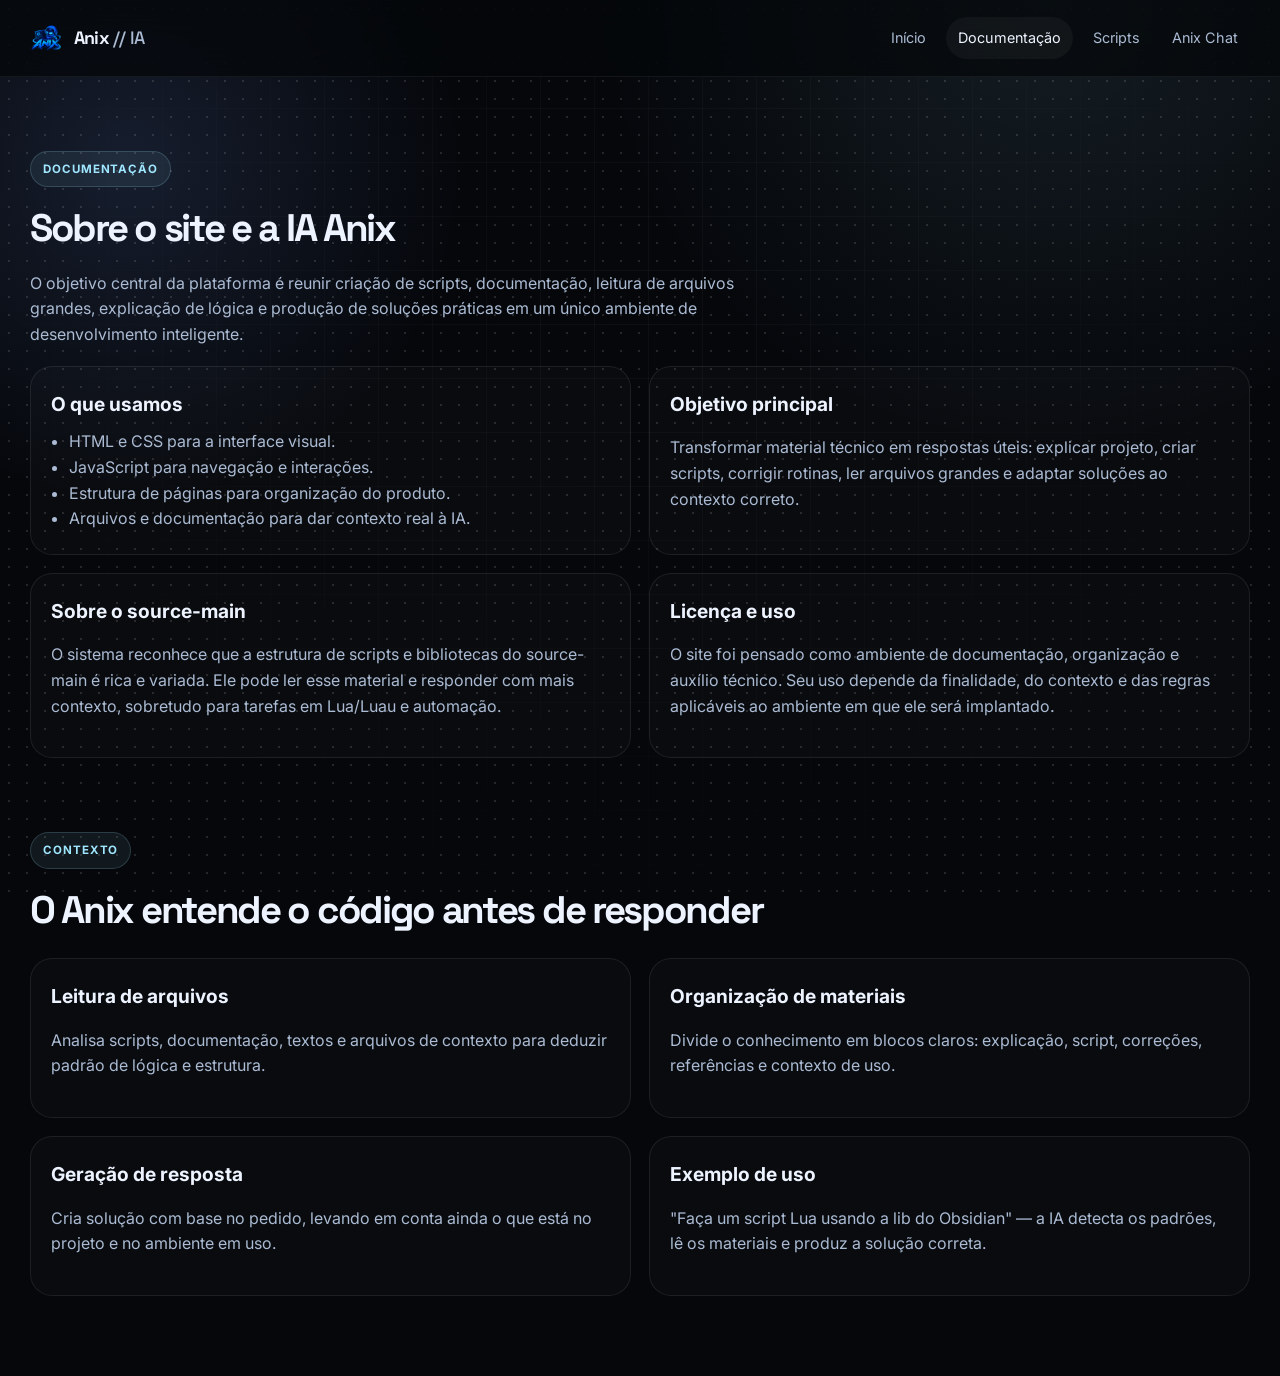
<file: nyscripts_v2/plugins.html>
<!DOCTYPE html>
<html lang="pt-BR">
<head>
  <meta charset="UTF-8" />
  <meta name="viewport" content="width=device-width, initial-scale=1.0" />
  <title>Documentação · Anix</title>
  <meta name="description" content="Documentação do Anix, visão geral do sistema, uso e objetivos da plataforma." />
  <meta name="theme-color" content="#05070b" />
  <meta name="color-scheme" content="dark" />
  <link rel="icon" type="image/png" href="assets/images/anix-logo.png" />
  <link rel="preconnect" href="https://fonts.googleapis.com" />
  <link rel="preconnect" href="https://fonts.gstatic.com" crossorigin />
  <link href="https://fonts.googleapis.com/css2?family=Inter:wght@400;500;600;700;800&family=Space+Grotesk:wght@500;700&display=swap" rel="stylesheet" />
  <style>
    :root { --bg:#05070b; --bg-2:#0b1118; --line:rgba(255,255,255,.08); --text:#edf3ff; --muted:#abbbd3; --brand:#9fe7ff; --brand-2:#7ca5ff; --max:1220px; }
    *{box-sizing:border-box} html{scroll-behavior:smooth} body{margin:0;min-height:100vh;background:radial-gradient(circle at 10% 12%, rgba(124,165,255,.14), transparent 20%), radial-gradient(circle at 82% 0%, rgba(159,231,255,.1), transparent 26%), var(--bg); color:var(--text); font-family:Inter, 'Segoe UI', sans-serif; line-height:1.6; overflow-x:hidden;}
    body::before{content:""; position:fixed; inset:0; background-image:linear-gradient(rgba(255,255,255,.045) 1px, transparent 1px), linear-gradient(90deg, rgba(255,255,255,.045) 1px, transparent 1px); background-size:54px 54px; mask-image:radial-gradient(circle at 50% 30%, rgba(0,0,0,.85), transparent 82%); pointer-events:none; z-index:0;}
    body::after{content:""; position:fixed; inset:0; background-image:radial-gradient(circle, rgba(255,255,255,.7) 1px, transparent 1.4px); background-size:18px 18px; opacity:0.18; animation:drift 18s linear infinite alternate; pointer-events:none; z-index:0;} @keyframes drift{0%{transform:translateY(0)}100%{transform:translateY(18px)}}
    a{text-decoration:none;color:inherit} .site-header{position:sticky;top:0;z-index:30;backdrop-filter:blur(20px);background:rgba(5,7,11,.72);border-bottom:1px solid rgba(255,255,255,.06)} .header-inner{width:min(var(--max), calc(100% - 36px));margin:0 auto;min-height:76px;display:flex;align-items:center;justify-content:space-between;gap:18px}
    .brand{display:inline-flex;align-items:center;gap:12px;font-family:'Space Grotesk',sans-serif;font-weight:700;letter-spacing:-.05em}.brand-mark{width:32px;height:32px;border-radius:10px;display:grid;place-items:center;background:linear-gradient(135deg, var(--brand) 0%, var(--brand-2) 100%);color:#071019;font-size:.8rem;font-weight:800}.brand-text{font-size:1.12rem}.brand-text span{color:var(--muted);font-weight:500}.nav{display:flex;align-items:center;gap:8px;margin-left:auto}.nav-link{color:var(--muted);padding:9px 12px;border-radius:999px;transition:.2s ease;font-size:.9rem}.nav-link:hover,.nav-link.is-active{background:rgba(255,255,255,.04);color:var(--text)}
    .page-shell{width:min(var(--max), calc(100% - 36px)); margin:0 auto; position:relative; z-index:1; padding-bottom:80px}.section-head{margin-top:74px;margin-bottom:18px}.eyebrow{display:inline-flex;align-items:center;gap:8px;background:rgba(159,231,255,.08);border:1px solid rgba(159,231,255,.18);color:var(--brand);font-size:.72rem;letter-spacing:.08em;text-transform:uppercase;font-weight:700;padding:8px 12px;border-radius:999px}.section-head h2{margin:10px 0 0;font-family:'Space Grotesk',sans-serif;font-size:clamp(2.2rem, 3vw, 3rem);letter-spacing:-.06em}.section-head p{margin-top:12px;color:var(--muted);max-width:750px}.doc-grid{display:grid;grid-template-columns:repeat(2,minmax(0,1fr));gap:18px}.doc-card{background:rgba(255,255,255,.02);border:1px solid var(--line);border-radius:22px;padding:22px 20px}.doc-card h3{margin:0 0 8px;font-size:1.2rem}.doc-card p,.doc-card li{color:var(--muted)}.doc-card ul{margin:10px 0 0;padding-left:18px}.@media (max-width:980px){.nav{display:none}.doc-grid{grid-template-columns:1fr}} @media (max-width:640px){.page-shell{width:min(var(--max), calc(100% - 24px))}.header-inner{width:min(var(--max), calc(100% - 24px))}} 
  </style>
</head>
<body>
  <header class="site-header">
    <div class="header-inner">
      <a class="brand" href="index.html" aria-label="Anix começo">
        <img src="assets/images/anix-logo.png" alt="" style="width:32px;height:32px;object-fit:contain;border-radius:10px" />
        <span class="brand-text">Anix<span> // IA</span></span>
      </a>
      <nav class="nav" aria-label="Menu do site">
        <a class="nav-link" href="index.html">Início</a>
        <a class="nav-link is-active" href="plugins.html">Documentação</a>
        <a class="nav-link" href="scripts.html">Scripts</a>
        <a class="nav-link" href="chat.html">Anix Chat</a>
      </nav>
    </div>
  </header>

  <main class="page-shell">
    <section class="section-head">
      <span class="eyebrow">Documentação</span>
      <h2>Sobre o site e a IA Anix</h2>
      <p>
        O objetivo central da plataforma é reunir criação de scripts, documentação, leitura de arquivos grandes,
        explicação de lógica e produção de soluções práticas em um único ambiente de desenvolvimento inteligente.
      </p>
    </section>

    <div class="doc-grid">
      <article class="doc-card">
        <h3>O que usamos</h3>
        <ul>
          <li>HTML e CSS para a interface visual.</li>
          <li>JavaScript para navegação e interações.</li>
          <li>Estrutura de páginas para organização do produto.</li>
          <li>Arquivos e documentação para dar contexto real à IA.</li>
        </ul>
      </article>

      <article class="doc-card">
        <h3>Objetivo principal</h3>
        <p>
          Transformar material técnico em respostas úteis: explicar projeto, criar scripts, corrigir rotinas,
          ler arquivos grandes e adaptar soluções ao contexto correto.
        </p>
      </article>

      <article class="doc-card">
        <h3>Sobre o source-main</h3>
        <p>
          O sistema reconhece que a estrutura de scripts e bibliotecas do source-main é rica e variada. Ele pode ler
          esse material e responder com mais contexto, sobretudo para tarefas em Lua/Luau e automação.
        </p>
      </article>

      <article class="doc-card">
        <h3>Licença e uso</h3>
        <p>
          O site foi pensado como ambiente de documentação, organização e auxílio técnico. Seu uso depende da finalidade,
          do contexto e das regras aplicáveis ao ambiente em que ele será implantado.
        </p>
      </article>
    </div>

    <section class="section-head">
      <span class="eyebrow">Contexto</span>
      <h2>O Anix entende o código antes de responder</h2>
    </section>

    <div class="doc-grid">
      <article class="doc-card">
        <h3>Leitura de arquivos</h3>
        <p>Analisa scripts, documentação, textos e arquivos de contexto para deduzir padrão de lógica e estrutura.</p>
      </article>
      <article class="doc-card">
        <h3>Organização de materiais</h3>
        <p>Divide o conhecimento em blocos claros: explicação, script, correções, referências e contexto de uso.</p>
      </article>
      <article class="doc-card">
        <h3>Geração de resposta</h3>
        <p>Cria solução com base no pedido, levando em conta ainda o que está no projeto e no ambiente em uso.</p>
      </article>
      <article class="doc-card">
        <h3>Exemplo de uso</h3>
        <p>"Faça um script Lua usando a lib do Obsidian" — a IA detecta os padrões, lê os materiais e produz a solução correta.</p>
      </article>
    </div>
  </main>
</body>
</html>
</file>
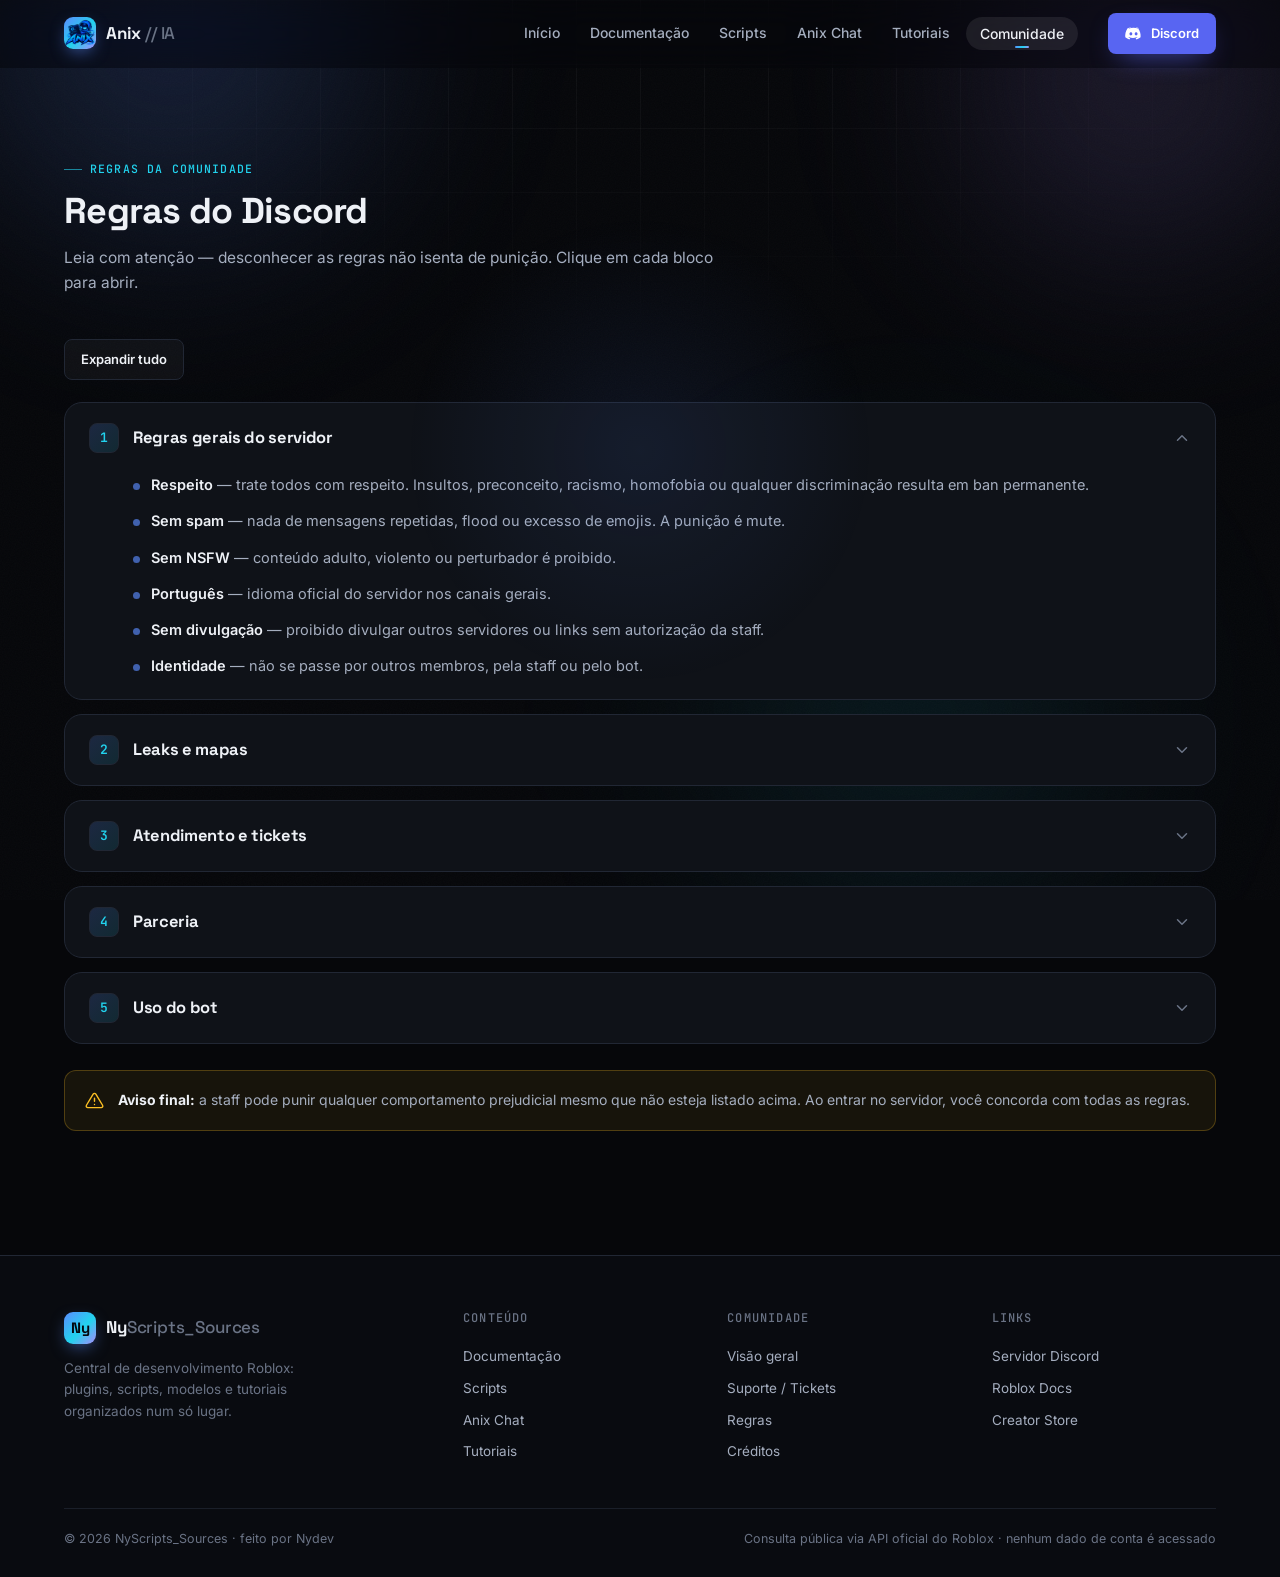
<file: nyscripts_v2/regras.html>
<!DOCTYPE html>
<html lang="pt-BR">
<head>
<meta charset="UTF-8">
<meta name="viewport" content="width=device-width, initial-scale=1">
<title>Regras · NyScripts_Sources</title>
<meta name="description" content="Regras do Discord do NyScripts_Sources: gerais, leaks e mapas, tickets, parceria e uso do bot.">
<meta name="theme-color" content="#06070a">
<meta name="color-scheme" content="dark">
<link rel="icon" href="data:image/svg+xml,%3Csvg xmlns='http://www.w3.org/2000/svg' viewBox='0 0 32 32'%3E%3Cdefs%3E%3ClinearGradient id='g' x1='0' y1='0' x2='1' y2='1'%3E%3Cstop offset='0' stop-color='%235b8cff'/%3E%3Cstop offset='1' stop-color='%2322d3ee'/%3E%3C/linearGradient%3E%3C/defs%3E%3Crect width='32' height='32' rx='8' fill='url(%23g)'/%3E%3Ctext x='16' y='22' font-family='monospace' font-size='17' font-weight='bold' text-anchor='middle' fill='%2304070f'%3EN%3C/text%3E%3C/svg%3E">
<link rel="preconnect" href="https://fonts.googleapis.com">
<link rel="preconnect" href="https://fonts.gstatic.com" crossorigin>
<link href="https://fonts.googleapis.com/css2?family=Space+Grotesk:wght@500;600;700&family=Inter:wght@400;500;600&family=JetBrains+Mono:wght@400;500&display=swap" rel="stylesheet">
<link rel="stylesheet" href="assets/css/style.css">
</head>
<body>

<header id="site-header"></header>

<main>
  <section class="section">
    <div class="container">
      <div class="section-head reveal">
        <span class="eyebrow">Regras da comunidade</span>
        <h2>Regras do Discord</h2>
        <p>Leia com atenção — desconhecer as regras não isenta de punição. Clique em cada bloco para abrir.</p>
      </div>

      <div style="display:flex;gap:10px;margin-bottom:22px" class="reveal">
        <button class="btn btn-ghost btn-sm" id="toggle-all" type="button">Expandir tudo</button>
      </div>

      <div id="rules"></div>

      <div class="callout reveal" style="margin-top:26px">
        <svg viewBox="0 0 24 24" fill="none" stroke="currentColor" stroke-width="1.8" stroke-linecap="round" stroke-linejoin="round"><path d="M12 9v4M12 17h.01"/><path d="M10.3 3.9 1.8 18a2 2 0 0 0 1.7 3h17a2 2 0 0 0 1.7-3L13.7 3.9a2 2 0 0 0-3.4 0z"/></svg>
        <div><strong>Aviso final:</strong> a staff pode punir qualquer comportamento prejudicial mesmo que não esteja listado acima. Ao entrar no servidor, você concorda com todas as regras.</div>
      </div>
    </div>
  </section>
</main>

<footer id="site-footer"></footer>

<script src="config.js"></script>
<script src="assets/js/app.js"></script>
<script src="assets/js/auth.js"></script>
<script>
  Ny.boot('regras');

  var RULES = [
    {
      title: 'Regras gerais do servidor',
      items: [
        ['Respeito', 'trate todos com respeito. Insultos, preconceito, racismo, homofobia ou qualquer discriminação resulta em ban permanente.'],
        ['Sem spam', 'nada de mensagens repetidas, flood ou excesso de emojis. A punição é mute.'],
        ['Sem NSFW', 'conteúdo adulto, violento ou perturbador é proibido.'],
        ['Português', 'idioma oficial do servidor nos canais gerais.'],
        ['Sem divulgação', 'proibido divulgar outros servidores ou links sem autorização da staff.'],
        ['Identidade', 'não se passe por outros membros, pela staff ou pelo bot.']
      ]
    },
    {
      title: 'Leaks e mapas',
      items: [
        ['Uso pessoal', 'mapas e materiais são para uso pessoal. Proibido revender ou redistribuir sem autorização.'],
        ['Créditos', 'ao usar qualquer material daqui, dê os devidos créditos.'],
        ['Modificações', 'são permitidas, mas não podem ser distribuídas como originais.'],
        ['Pedidos', 'sempre no canal correto, senão são ignorados.'],
        ['Escopo', 'foco em mapas do Exército Brasileiro e jogos do Roblox.']
      ]
    },
    {
      title: 'Atendimento e tickets',
      items: [
        ['Um ticket por vez', 'abrir vários ao mesmo tempo fecha todos na hora.'],
        ['Seja claro', 'quanto mais detalhes de cara, mais rápido o atendimento.'],
        ['Respeite a staff', 'grosseria fecha o ticket e pode gerar punição.'],
        ['Sem ticket desnecessário', 'dúvidas simples vão nos canais gerais.'],
        ['Aguarde', 'a staff atende assim que possível.']
      ]
    },
    {
      title: 'Parceria',
      items: [
        ['Mínimo de membros', 'o servidor precisa de pelo menos 100 membros.'],
        ['Servidor ativo', 'servidores inativos não são aceitos.'],
        ['Sem conteúdo impróprio', 'nada de NSFW, ilegal ou que viole os termos do Discord.'],
        ['Reciprocidade', 'a parceria é mútua, seu servidor também divulga.'],
        ['Respeito', 'desrespeito encerra a parceria na hora.'],
        ['Revisão', 'parcerias são revisadas mensalmente.']
      ]
    },
    {
      title: 'Uso do bot',
      items: [
        ['Canal correto', 'use os comandos apenas no canal de comandos.'],
        ['Sem abuso', 'spam de comandos gera mute.'],
        ['Sem exploits', 'tentar explorar bugs do bot é ban permanente.'],
        ['Respeite o bot', 'não tente enganar ou manipular de forma maliciosa.'],
        ['Comandos de moderação', 'exclusivos da staff.']
      ]
    }
  ];

  Ny.el('rules').innerHTML = RULES.map(function (rule, i) {
    return '<section class="rule reveal' + (i === 0 ? ' is-open' : '') + '">' +
      '<button class="rule-head" type="button" aria-expanded="' + (i === 0) + '">' +
        '<span class="rule-num">' + (i + 1) + '</span>' +
        '<h3>' + Ny.esc(rule.title) + '</h3>' +
        '<span class="chev">' + Ny.ICON.chevron + '</span>' +
      '</button>' +
      '<div class="rule-body"><div><ul>' +
        rule.items.map(function (it) {
          return '<li><strong>' + Ny.esc(it[0]) + '</strong> — ' + Ny.esc(it[1]) + '</li>';
        }).join('') +
      '</ul></div></div>' +
    '</section>';
  }).join('');

  Ny.all('.rule-head').forEach(function (head) {
    head.addEventListener('click', function () {
      var open = head.parentElement.classList.toggle('is-open');
      head.setAttribute('aria-expanded', String(open));
    });
  });

  var toggleAll = Ny.el('toggle-all');
  toggleAll.addEventListener('click', function () {
    var expand = toggleAll.textContent.indexOf('Expandir') === 0;
    Ny.all('.rule').forEach(function (r) {
      r.classList.toggle('is-open', expand);
      r.querySelector('.rule-head').setAttribute('aria-expanded', String(expand));
    });
    toggleAll.textContent = expand ? 'Recolher tudo' : 'Expandir tudo';
  });

  Ny.reveal();
</script>
</body>
</html>
</file>
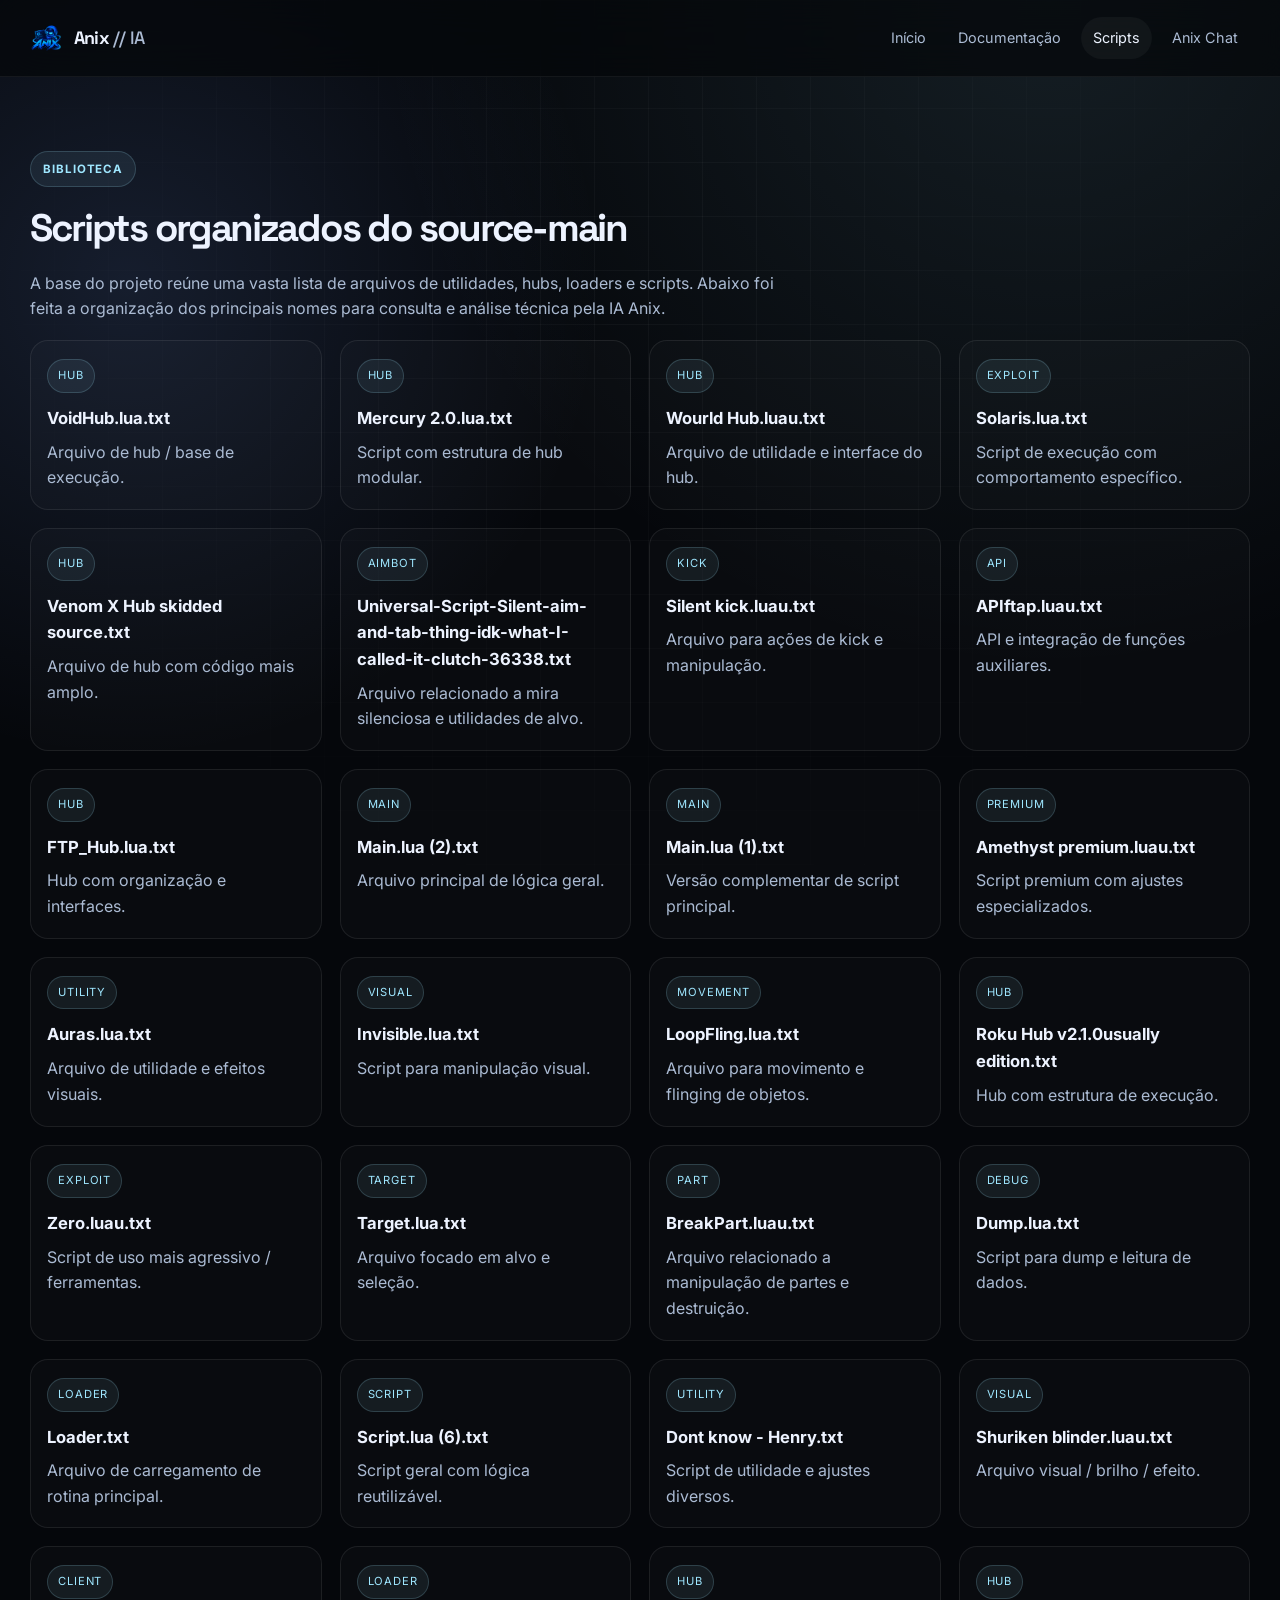
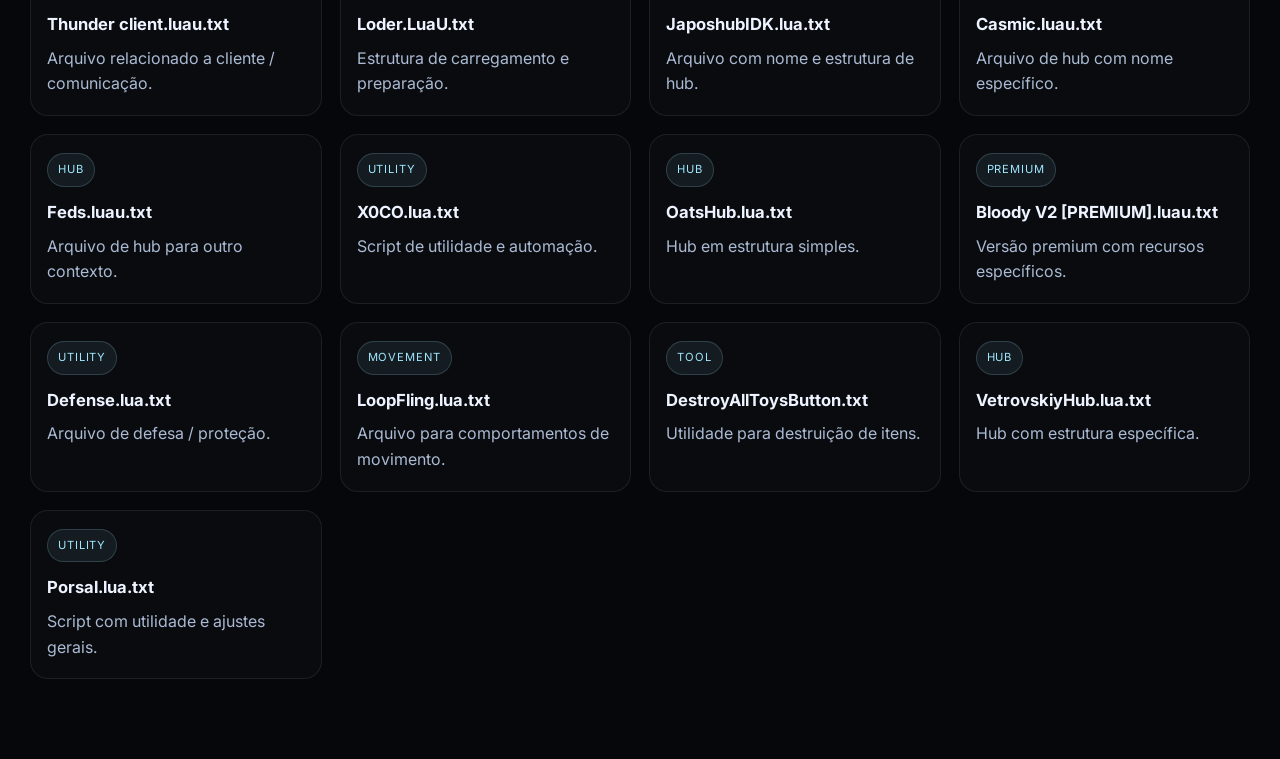
<file: nyscripts_v2/scripts.html>
<!DOCTYPE html>
<html lang="pt-BR">
<head>
  <meta charset="UTF-8" />
  <meta name="viewport" content="width=device-width, initial-scale=1.0" />
  <title>Scripts · Anix</title>
  <meta name="description" content="Catálogo de scripts e arquivos do source-main organizados e identificados para leitura pela IA Anix." />
  <meta name="theme-color" content="#05070b" />
  <meta name="color-scheme" content="dark" />
  <link rel="icon" type="image/png" href="assets/images/anix-logo.png" />
  <link rel="preconnect" href="https://fonts.googleapis.com" />
  <link rel="preconnect" href="https://fonts.gstatic.com" crossorigin />
  <link href="https://fonts.googleapis.com/css2?family=Inter:wght@400;500;600;700;800&family=Space+Grotesk:wght@500;700&display=swap" rel="stylesheet" />
  <style>
    :root{--bg:#05070b;--muted:#abbbd3;--text:#edf3ff;--line:rgba(255,255,255,.08);--brand:#9fe7ff;--brand-2:#7ca5ff;--max:1220px}
    *{box-sizing:border-box} html{scroll-behavior:smooth} body{margin:0;min-height:100vh;background:radial-gradient(circle at 10% 12%, rgba(124,165,255,.14), transparent 20%),radial-gradient(circle at 82% 0%, rgba(159,231,255,.1), transparent 26%), var(--bg);color:var(--text);font-family:Inter,'Segoe UI',sans-serif;line-height:1.6;}
    body::before{content:""; position:fixed; inset:0; background-image:linear-gradient(rgba(255,255,255,.045) 1px, transparent 1px), linear-gradient(90deg, rgba(255,255,255,.045) 1px, transparent 1px); background-size:54px 54px; mask-image:radial-gradient(circle at 50% 30%, rgba(0,0,0,.85), transparent 82%); pointer-events:none; z-index:0;}
    a{text-decoration:none;color:inherit}.site-header{position:sticky;top:0;z-index:30;backdrop-filter:blur(20px);background:rgba(5,7,11,.72);border-bottom:1px solid rgba(255,255,255,.06)}.header-inner{width:min(var(--max), calc(100% - 36px));margin:0 auto;min-height:76px;display:flex;align-items:center;justify-content:space-between;gap:18px}.brand{display:inline-flex;align-items:center;gap:12px;font-family:'Space Grotesk',sans-serif;font-weight:700;letter-spacing:-.05em}.brand-mark{width:32px;height:32px;border-radius:10px;display:grid;place-items:center;background:linear-gradient(135deg, var(--brand) 0%, var(--brand-2) 100%);color:#071019;font-size:.8rem;font-weight:800}.brand-text{font-size:1.12rem}.brand-text span{color:var(--muted);font-weight:500}.nav{display:flex;align-items:center;gap:8px;margin-left:auto}.nav-link{color:var(--muted);padding:9px 12px;border-radius:999px;transition:.2s ease;font-size:.9rem}.nav-link:hover,.nav-link.is-active{background:rgba(255,255,255,.04);color:var(--text)}.page-shell{width:min(var(--max), calc(100% - 36px)); margin:0 auto; position:relative; z-index:1; padding-bottom:80px}.section-head{margin-top:74px;margin-bottom:18px}.eyebrow{display:inline-flex;align-items:center;gap:8px;background:rgba(159,231,255,.08);border:1px solid rgba(159,231,255,.18);color:var(--brand);font-size:.72rem;letter-spacing:.08em;text-transform:uppercase;font-weight:700;padding:8px 12px;border-radius:999px}.section-head h2{margin:10px 0 0;font-family:'Space Grotesk',sans-serif;font-size:clamp(2.2rem,3vw,3rem);letter-spacing:-.06em}.section-head p{margin-top:12px;color:var(--muted);max-width:750px}.source-grid{display:grid;grid-template-columns:repeat(auto-fit, minmax(240px, 1fr));gap:18px}.source-card{background:rgba(255,255,255,.02);border:1px solid var(--line);border-radius:18px;padding:18px 16px;transition:.2s ease}.source-card:hover{transform:translateY(-2px);box-shadow:0 0 0 1px rgba(159,231,255,.18), 0 20px 44px rgba(124,165,255,.18);border-color:rgba(159,231,255,.22)}.source-card .tag{display:inline-flex;margin-bottom:12px;padding:7px 10px;border-radius:999px;background:rgba(159,231,255,.08);border:1px solid rgba(159,231,255,.18);color:var(--brand);font-size:.7rem;letter-spacing:.08em;text-transform:uppercase}.source-card h3{margin:0 0 8px;font-size:1.04rem}.source-card p{margin:0;color:var(--muted)}@media (max-width:980px){.nav{display:none}.source-grid{grid-template-columns:1fr}}@media (max-width:640px){.page-shell{width:min(var(--max), calc(100% - 24px))}.header-inner{width:min(var(--max), calc(100% - 24px))}}
  </style>
</head>
<body>
  <header class="site-header">
    <div class="header-inner">
      <a class="brand" href="index.html" aria-label="Anix começo">
        <img src="assets/images/anix-logo.png" alt="" style="width:32px;height:32px;object-fit:contain;border-radius:10px" />
        <span class="brand-text">Anix<span> // IA</span></span>
      </a>
      <nav class="nav" aria-label="Menu do site">
        <a class="nav-link" href="index.html">Início</a>
        <a class="nav-link" href="plugins.html">Documentação</a>
        <a class="nav-link is-active" href="scripts.html">Scripts</a>
        <a class="nav-link" href="chat.html">Anix Chat</a>
      </nav>
    </div>
  </header>

  <main class="page-shell">
    <section class="section-head">
      <span class="eyebrow">Biblioteca</span>
      <h2>Scripts organizados do source-main</h2>
      <p>
        A base do projeto reúne uma vasta lista de arquivos de utilidades, hubs, loaders e scripts. Abaixo foi feita a organização
        dos principais nomes para consulta e análise técnica pela IA Anix.
      </p>
    </section>

    <div class="source-grid">
      <article class="source-card"><span class="tag">hub</span><h3>VoidHub.lua.txt</h3><p>Arquivo de hub / base de execução.</p></article>
      <article class="source-card"><span class="tag">hub</span><h3>Mercury 2.0.lua.txt</h3><p>Script com estrutura de hub modular.</p></article>
      <article class="source-card"><span class="tag">hub</span><h3>Wourld Hub.luau.txt</h3><p>Arquivo de utilidade e interface do hub.</p></article>
      <article class="source-card"><span class="tag">exploit</span><h3>Solaris.lua.txt</h3><p>Script de execução com comportamento específico.</p></article>
      <article class="source-card"><span class="tag">hub</span><h3>Venom X Hub skidded source.txt</h3><p>Arquivo de hub com código mais amplo.</p></article>
      <article class="source-card"><span class="tag">aimbot</span><h3>Universal-Script-Silent-aim-and-tab-thing-idk-what-I-called-it-clutch-36338.txt</h3><p>Arquivo relacionado a mira silenciosa e utilidades de alvo.</p></article>
      <article class="source-card"><span class="tag">kick</span><h3>Silent kick.luau.txt</h3><p>Arquivo para ações de kick e manipulação.</p></article>
      <article class="source-card"><span class="tag">api</span><h3>APIftap.luau.txt</h3><p>API e integração de funções auxiliares.</p></article>
      <article class="source-card"><span class="tag">hub</span><h3>FTP_Hub.lua.txt</h3><p>Hub com organização e interfaces.</p></article>
      <article class="source-card"><span class="tag">main</span><h3>Main.lua (2).txt</h3><p>Arquivo principal de lógica geral.</p></article>
      <article class="source-card"><span class="tag">main</span><h3>Main.lua (1).txt</h3><p>Versão complementar de script principal.</p></article>
      <article class="source-card"><span class="tag">premium</span><h3>Amethyst premium.luau.txt</h3><p>Script premium com ajustes especializados.</p></article>
      <article class="source-card"><span class="tag">utility</span><h3>Auras.lua.txt</h3><p>Arquivo de utilidade e efeitos visuais.</p></article>
      <article class="source-card"><span class="tag">visual</span><h3>Invisible.lua.txt</h3><p>Script para manipulação visual.</p></article>
      <article class="source-card"><span class="tag">movement</span><h3>LoopFling.lua.txt</h3><p>Arquivo para movimento e flinging de objetos.</p></article>
      <article class="source-card"><span class="tag">hub</span><h3>Roku Hub v2.1.0usually edition.txt</h3><p>Hub com estrutura de execução.</p></article>
      <article class="source-card"><span class="tag">exploit</span><h3>Zero.luau.txt</h3><p>Script de uso mais agressivo / ferramentas.</p></article>
      <article class="source-card"><span class="tag">target</span><h3>Target.lua.txt</h3><p>Arquivo focado em alvo e seleção.</p></article>
      <article class="source-card"><span class="tag">part</span><h3>BreakPart.luau.txt</h3><p>Arquivo relacionado a manipulação de partes e destruição.</p></article>
      <article class="source-card"><span class="tag">debug</span><h3>Dump.lua.txt</h3><p>Script para dump e leitura de dados.</p></article>
      <article class="source-card"><span class="tag">loader</span><h3>Loader.txt</h3><p>Arquivo de carregamento de rotina principal.</p></article>
      <article class="source-card"><span class="tag">script</span><h3>Script.lua (6).txt</h3><p>Script geral com lógica reutilizável.</p></article>
      <article class="source-card"><span class="tag">utility</span><h3>Dont know - Henry.txt</h3><p>Script de utilidade e ajustes diversos.</p></article>
      <article class="source-card"><span class="tag">visual</span><h3>Shuriken blinder.luau.txt</h3><p>Arquivo visual / brilho / efeito.</p></article>
      <article class="source-card"><span class="tag">client</span><h3>Thunder client.luau.txt</h3><p>Arquivo relacionado a cliente / comunicação.</p></article>
      <article class="source-card"><span class="tag">loader</span><h3>Loder.LuaU.txt</h3><p>Estrutura de carregamento e preparação.</p></article>
      <article class="source-card"><span class="tag">hub</span><h3>JaposhubIDK.lua.txt</h3><p>Arquivo com nome e estrutura de hub.</p></article>
      <article class="source-card"><span class="tag">hub</span><h3>Casmic.luau.txt</h3><p>Arquivo de hub com nome específico.</p></article>
      <article class="source-card"><span class="tag">hub</span><h3>Feds.luau.txt</h3><p>Arquivo de hub para outro contexto.</p></article>
      <article class="source-card"><span class="tag">utility</span><h3>X0CO.lua.txt</h3><p>Script de utilidade e automação.</p></article>
      <article class="source-card"><span class="tag">hub</span><h3>OatsHub.lua.txt</h3><p>Hub em estrutura simples.</p></article>
      <article class="source-card"><span class="tag">premium</span><h3>Bloody V2 [PREMIUM].luau.txt</h3><p>Versão premium com recursos específicos.</p></article>
      <article class="source-card"><span class="tag">utility</span><h3>Defense.lua.txt</h3><p>Arquivo de defesa / proteção.</p></article>
      <article class="source-card"><span class="tag">movement</span><h3>LoopFling.lua.txt</h3><p>Arquivo para comportamentos de movimento.</p></article>
      <article class="source-card"><span class="tag">tool</span><h3>DestroyAllToysButton.txt</h3><p>Utilidade para destruição de itens.</p></article>
      <article class="source-card"><span class="tag">hub</span><h3>VetrovskiyHub.lua.txt</h3><p>Hub com estrutura específica.</p></article>
      <article class="source-card"><span class="tag">utility</span><h3>Porsal.lua.txt</h3><p>Script com utilidade e ajustes gerais.</p></article>
    </div>
  </main>
</body>
</html>
</file>
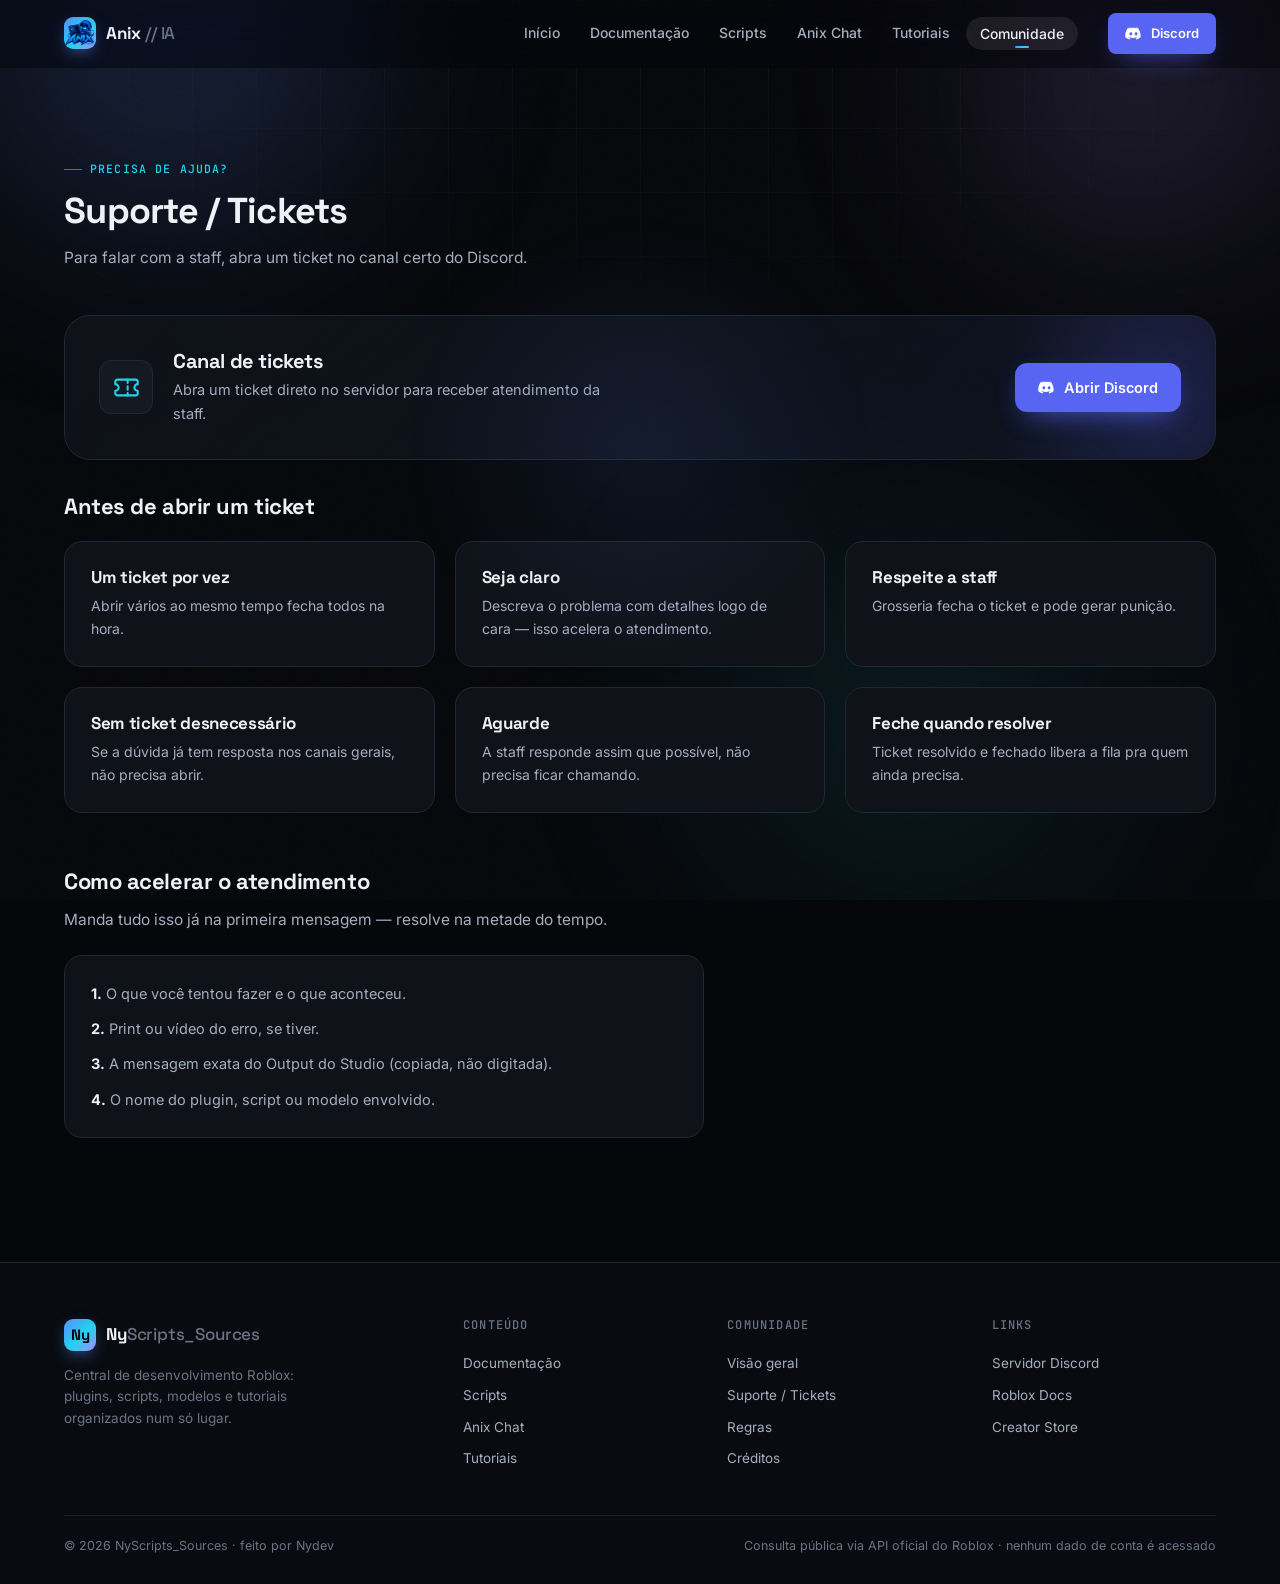
<file: nyscripts_v2/suporte.html>
<!DOCTYPE html>
<html lang="pt-BR">
<head>
<meta charset="UTF-8">
<meta name="viewport" content="width=device-width, initial-scale=1">
<title>Suporte · NyScripts_Sources</title>
<meta name="description" content="Como abrir um ticket e falar com a staff do NyScripts_Sources.">
<meta name="theme-color" content="#06070a">
<meta name="color-scheme" content="dark">
<link rel="icon" href="data:image/svg+xml,%3Csvg xmlns='http://www.w3.org/2000/svg' viewBox='0 0 32 32'%3E%3Cdefs%3E%3ClinearGradient id='g' x1='0' y1='0' x2='1' y2='1'%3E%3Cstop offset='0' stop-color='%235b8cff'/%3E%3Cstop offset='1' stop-color='%2322d3ee'/%3E%3C/linearGradient%3E%3C/defs%3E%3Crect width='32' height='32' rx='8' fill='url(%23g)'/%3E%3Ctext x='16' y='22' font-family='monospace' font-size='17' font-weight='bold' text-anchor='middle' fill='%2304070f'%3EN%3C/text%3E%3C/svg%3E">
<link rel="preconnect" href="https://fonts.googleapis.com">
<link rel="preconnect" href="https://fonts.gstatic.com" crossorigin>
<link href="https://fonts.googleapis.com/css2?family=Space+Grotesk:wght@500;600;700&family=Inter:wght@400;500;600&family=JetBrains+Mono:wght@400;500&display=swap" rel="stylesheet">
<link rel="stylesheet" href="assets/css/style.css">
</head>
<body>

<header id="site-header"></header>

<main>
  <section class="section">
    <div class="container">
      <div class="section-head reveal">
        <span class="eyebrow">Precisa de ajuda?</span>
        <h2>Suporte / Tickets</h2>
        <p>Para falar com a staff, abra um ticket no canal certo do Discord.</p>
      </div>

      <div class="panel reveal" style="margin-bottom:34px">
        <div class="panel-left">
          <div class="panel-icon" id="ticket-icon" style="color:var(--brand-2)"></div>
          <div>
            <h3>Canal de tickets</h3>
            <p>Abra um ticket direto no servidor para receber atendimento da staff.</p>
          </div>
        </div>
        <a class="btn btn-discord" id="discord-link" target="_blank" rel="noopener">Abrir Discord</a>
      </div>

      <div class="section-head reveal" style="margin-bottom:22px">
        <h2 style="font-size:22px">Antes de abrir um ticket</h2>
      </div>

      <div class="grid grid-3" id="tips"></div>

      <div class="section-head reveal" style="margin-top:56px;margin-bottom:22px">
        <h2 style="font-size:22px">Como acelerar o atendimento</h2>
        <p>Manda tudo isso já na primeira mensagem — resolve na metade do tempo.</p>
      </div>

      <div class="card reveal" style="max-width:640px">
        <ul style="display:flex;flex-direction:column;gap:12px">
          <li style="color:var(--text-dim);font-size:14.5px"><strong style="color:var(--text)">1.</strong> O que você tentou fazer e o que aconteceu.</li>
          <li style="color:var(--text-dim);font-size:14.5px"><strong style="color:var(--text)">2.</strong> Print ou vídeo do erro, se tiver.</li>
          <li style="color:var(--text-dim);font-size:14.5px"><strong style="color:var(--text)">3.</strong> A mensagem exata do Output do Studio (copiada, não digitada).</li>
          <li style="color:var(--text-dim);font-size:14.5px"><strong style="color:var(--text)">4.</strong> O nome do plugin, script ou modelo envolvido.</li>
        </ul>
      </div>
    </div>
  </section>
</main>

<footer id="site-footer"></footer>

<script src="config.js"></script>
<script src="assets/js/app.js"></script>
<script src="assets/js/auth.js"></script>
<script>
  Ny.boot('suporte');

  Ny.el('ticket-icon').innerHTML = Ny.ICON.ticket;
  var link = Ny.el('discord-link');
  link.href = Ny.safeUrl(Ny.config.discordInvite);
  link.innerHTML = Ny.ICON.discord + 'Abrir Discord';

  var TIPS = [
    ['Um ticket por vez', 'Abrir vários ao mesmo tempo fecha todos na hora.'],
    ['Seja claro', 'Descreva o problema com detalhes logo de cara — isso acelera o atendimento.'],
    ['Respeite a staff', 'Grosseria fecha o ticket e pode gerar punição.'],
    ['Sem ticket desnecessário', 'Se a dúvida já tem resposta nos canais gerais, não precisa abrir.'],
    ['Aguarde', 'A staff responde assim que possível, não precisa ficar chamando.'],
    ['Feche quando resolver', 'Ticket resolvido e fechado libera a fila pra quem ainda precisa.']
  ];

  Ny.el('tips').innerHTML = TIPS.map(function (t, i) {
    return '<div class="card reveal" data-delay="' + (i % 3) + '">' +
      '<h3>' + Ny.esc(t[0]) + '</h3>' +
      '<p>' + Ny.esc(t[1]) + '</p>' +
    '</div>';
  }).join('');

  Ny.reveal();
</script>
</body>
</html>
</file>
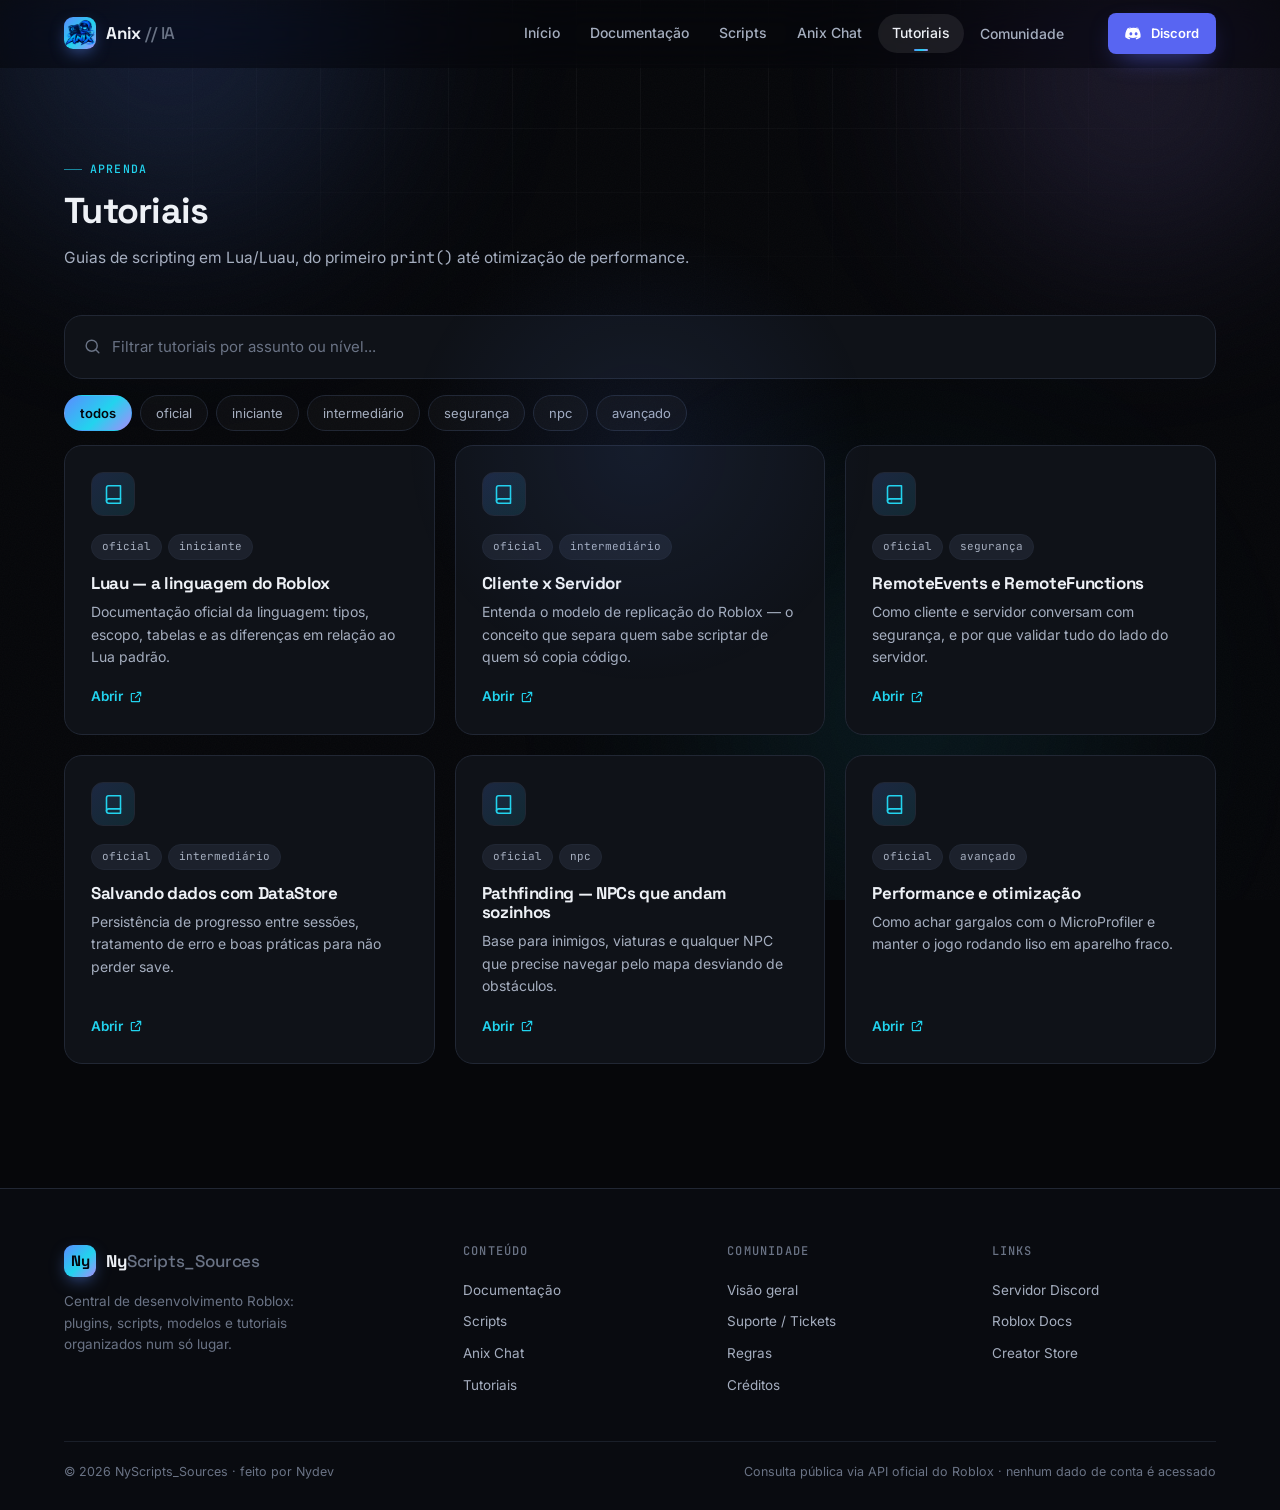
<file: nyscripts_v2/tutoriais.html>
<!DOCTYPE html>
<html lang="pt-BR">
<head>
<meta charset="UTF-8">
<meta name="viewport" content="width=device-width, initial-scale=1">
<title>Tutoriais · NyScripts_Sources</title>
<meta name="description" content="Guias de scripting em Lua/Luau para Roblox: do básico ao avançado, com fontes oficiais.">
<meta name="theme-color" content="#06070a">
<meta name="color-scheme" content="dark">
<link rel="icon" href="data:image/svg+xml,%3Csvg xmlns='http://www.w3.org/2000/svg' viewBox='0 0 32 32'%3E%3Cdefs%3E%3ClinearGradient id='g' x1='0' y1='0' x2='1' y2='1'%3E%3Cstop offset='0' stop-color='%235b8cff'/%3E%3Cstop offset='1' stop-color='%2322d3ee'/%3E%3C/linearGradient%3E%3C/defs%3E%3Crect width='32' height='32' rx='8' fill='url(%23g)'/%3E%3Ctext x='16' y='22' font-family='monospace' font-size='17' font-weight='bold' text-anchor='middle' fill='%2304070f'%3EN%3C/text%3E%3C/svg%3E">
<link rel="preconnect" href="https://fonts.googleapis.com">
<link rel="preconnect" href="https://fonts.gstatic.com" crossorigin>
<link href="https://fonts.googleapis.com/css2?family=Space+Grotesk:wght@500;600;700&family=Inter:wght@400;500;600&family=JetBrains+Mono:wght@400;500&display=swap" rel="stylesheet">
<link rel="stylesheet" href="assets/css/style.css">
</head>
<body>

<header id="site-header"></header>

<main>
  <section class="section">
    <div class="container">
      <div class="section-head reveal">
        <span class="eyebrow">Aprenda</span>
        <h2>Tutoriais</h2>
        <p>Guias de scripting em Lua/Luau, do primeiro <code class="mono">print()</code> até otimização de performance.</p>
      </div>

      <div class="searchbar reveal">
        <svg viewBox="0 0 24 24" fill="none" stroke="currentColor" stroke-width="1.8" stroke-linecap="round"><circle cx="11" cy="11" r="7"/><path d="m20 20-3.5-3.5"/></svg>
        <input id="filter-input" type="search" placeholder="Filtrar tutoriais por assunto ou nível..." aria-label="Filtrar tutoriais">
      </div>
      <div class="chips reveal" id="filter-chips"></div>

      <div class="grid grid-3" id="collection"></div>
    </div>
  </section>
</main>

<footer id="site-footer"></footer>

<script src="config.js"></script>
<script src="assets/js/app.js"></script>
<script src="assets/js/data.js"></script>
<script src="assets/js/auth.js"></script>
<script>
  Ny.boot('tutoriais');
  NyCollection({
    key: 'tutoriais',
    gridId: 'collection',
    searchId: 'filter-input',
    chipsId: 'filter-chips',
    icon: 'book',
    emptyTitle: 'Nenhum tutorial publicado',
    emptyText: 'Ainda não há tutoriais nesta lista.'
  });
  Ny.reveal();
</script>
</body>
</html>
</file>
<file: nyscripts_v2/assets/css/style.css>
/* ==========================================================================
   NyScripts_Sources — Design System
   ========================================================================== */

/* --------------------------------------------------------------------------
   1. Tokens
   -------------------------------------------------------------------------- */
:root {
  /* Superfícies */
  --bg: #06070a;
  --bg-soft: #090b10;
  --surface: #0f1218;
  --surface-2: #151922;
  --surface-3: #1c212c;
  --border: #212734;
  --border-soft: #1a1f29;
  --border-strong: #2f3747;

  /* Texto */
  --text: #eef1f6;
  --text-dim: #a5aebf;
  --text-mute: #6a7385;

  /* Marca */
  --brand: #5b8cff;
  --brand-2: #22d3ee;
  --brand-3: #a78bfa;
  --brand-ink: #04070f;
  --gradient: linear-gradient(135deg, var(--brand) 0%, var(--brand-2) 55%, var(--brand-3) 100%);
  --gradient-soft: linear-gradient(135deg, rgba(91, 140, 255, .18), rgba(34, 211, 238, .12));

  /* Estado */
  --ok: #34d399;
  --warn: #fbbf24;
  --err: #f87171;

  /* Forma */
  --r-sm: 8px;
  --r-md: 12px;
  --r-lg: 18px;
  --r-xl: 26px;
  --r-full: 999px;

  /* Sombra */
  --shadow-sm: 0 1px 2px rgba(0, 0, 0, .4);
  --shadow-md: 0 8px 26px -8px rgba(0, 0, 0, .7);
  --shadow-lg: 0 26px 70px -22px rgba(0, 0, 0, .85);
  --glow: 0 0 0 1px rgba(91, 140, 255, .28), 0 16px 50px -14px rgba(91, 140, 255, .42);

  /* Movimento */
  --ease: cubic-bezier(.22, .68, .36, 1);
  --fast: .16s var(--ease);
  --base: .28s var(--ease);
  --slow: .55s var(--ease);

  /* Layout */
  --maxw: 1200px;
  --nav-h: 68px;

  /* Tipografia */
  --font-display: 'Space Grotesk', system-ui, sans-serif;
  --font-body: 'Inter', system-ui, -apple-system, sans-serif;
  --font-mono: 'JetBrains Mono', ui-monospace, monospace;
}

/* --------------------------------------------------------------------------
   2. Reset
   -------------------------------------------------------------------------- */
*, *::before, *::after { box-sizing: border-box; margin: 0; padding: 0; }

html {
  scroll-behavior: smooth;
  scroll-padding-top: calc(var(--nav-h) + 20px);
  -webkit-text-size-adjust: 100%;
}

body {
  background: var(--bg);
  color: var(--text);
  font-family: var(--font-body);
  font-size: 16px;
  line-height: 1.6;
  min-height: 100vh;
  overflow-x: hidden;
  -webkit-font-smoothing: antialiased;
  text-rendering: optimizeLegibility;
}

h1, h2, h3, h4, .font-display { font-family: var(--font-display); line-height: 1.14; letter-spacing: -.02em; font-weight: 700; }
code, kbd, pre, .mono { font-family: var(--font-mono); }
a { color: inherit; text-decoration: none; }
img, svg, video { display: block; max-width: 100%; }
button, input, textarea, select { font: inherit; color: inherit; }
button { background: none; border: 0; cursor: pointer; }
ul, ol { list-style: none; }

::selection { background: rgba(91, 140, 255, .35); color: #fff; }

:focus-visible {
  outline: 2px solid var(--brand);
  outline-offset: 3px;
  border-radius: 4px;
}

/* Scrollbar */
::-webkit-scrollbar { width: 11px; height: 11px; }
::-webkit-scrollbar-track { background: var(--bg); }
::-webkit-scrollbar-thumb { background: var(--surface-3); border-radius: 20px; border: 3px solid var(--bg); }
::-webkit-scrollbar-thumb:hover { background: var(--border-strong); }

/* --------------------------------------------------------------------------
   3. Fundo ambiente (aurora + grade + ruído)
   -------------------------------------------------------------------------- */
.fx-layer { position: fixed; inset: 0; pointer-events: none; z-index: 0; }

.fx-grid {
  background-image:
    linear-gradient(rgba(255, 255, 255, .045) 1px, transparent 1px),
    linear-gradient(90deg, rgba(255, 255, 255, .045) 1px, transparent 1px);
  background-size: 64px 64px;
  -webkit-mask-image: radial-gradient(ellipse 80% 55% at 50% 0%, #000 10%, transparent 72%);
  mask-image: radial-gradient(ellipse 80% 55% at 50% 0%, #000 10%, transparent 72%);
}

.fx-aurora { overflow: hidden; }
.fx-aurora i {
  position: absolute;
  display: block;
  border-radius: 50%;
  filter: blur(90px);
  opacity: .5;
  animation: drift 22s var(--ease) infinite alternate;
}
.fx-aurora i:nth-child(1) { width: 620px; height: 620px; top: -280px; left: -140px; background: radial-gradient(circle, rgba(91, 140, 255, .5), transparent 68%); }
.fx-aurora i:nth-child(2) { width: 520px; height: 520px; top: -180px; right: -120px; background: radial-gradient(circle, rgba(167, 139, 250, .42), transparent 68%); animation-delay: -7s; }
.fx-aurora i:nth-child(3) { width: 640px; height: 640px; top: 44%; left: 46%; background: radial-gradient(circle, rgba(34, 211, 238, .22), transparent 70%); animation-delay: -14s; }

@keyframes drift {
  0%   { transform: translate3d(0, 0, 0) scale(1); }
  50%  { transform: translate3d(70px, 50px, 0) scale(1.12); }
  100% { transform: translate3d(-50px, 80px, 0) scale(.94); }
}

.fx-noise {
  opacity: .028;
  background-image: url("data:image/svg+xml,%3Csvg xmlns='http://www.w3.org/2000/svg' width='200' height='200'%3E%3Cfilter id='n'%3E%3CfeTurbulence type='fractalNoise' baseFrequency='.85' numOctaves='3'/%3E%3C/filter%3E%3Crect width='100%25' height='100%25' filter='url(%23n)'/%3E%3C/svg%3E");
}

.fx-cursor {
  z-index: 2;
  background: radial-gradient(360px circle at var(--mx, 50%) var(--my, 50%), rgba(91, 140, 255, .09), transparent 65%);
}

/* Barra de progresso do scroll */
.scroll-progress {
  position: fixed; top: 0; left: 0; height: 2px; width: 100%;
  transform: scaleX(0); transform-origin: 0 50%;
  background: var(--gradient);
  z-index: 200;
  transition: transform .08s linear;
}

/* --------------------------------------------------------------------------
   4. Header / navegação
   -------------------------------------------------------------------------- */
.site-header {
  position: sticky; top: 0; z-index: 100;
  height: var(--nav-h);
  display: flex; align-items: center;
  background: rgba(6, 7, 10, .55);
  backdrop-filter: blur(16px) saturate(160%);
  -webkit-backdrop-filter: blur(16px) saturate(160%);
  border-bottom: 1px solid transparent;
  transition: background var(--base), border-color var(--base), box-shadow var(--base);
}
.site-header.is-stuck {
  background: rgba(6, 7, 10, .86);
  border-bottom-color: var(--border);
  box-shadow: 0 10px 34px -20px rgba(0, 0, 0, .95);
}
.header-inner {
  width: 100%; max-width: var(--maxw); margin: 0 auto;
  padding: 0 24px;
  display: flex; align-items: center; gap: 20px;
}

.brand { display: flex; align-items: center; gap: 10px; flex-shrink: 0; }
.brand-mark {
  width: 32px; height: 32px; border-radius: 9px;
  background: var(--gradient);
  display: grid; place-items: center;
  font-family: var(--font-display); font-weight: 700; font-size: 15px;
  color: var(--brand-ink);
  box-shadow: 0 6px 18px -6px rgba(91, 140, 255, .8);
}
.brand-text { font-family: var(--font-display); font-weight: 700; font-size: 17px; letter-spacing: -.01em; white-space: nowrap; }
.brand-text span { color: var(--text-mute); font-weight: 500; }

.nav { display: flex; align-items: center; gap: 2px; margin-left: auto; }
.nav-link {
  position: relative;
  padding: 8px 14px; border-radius: var(--r-full);
  font-size: 14px; font-weight: 500; color: var(--text-dim);
  transition: color var(--fast), background var(--fast);
  white-space: nowrap;
}
.nav-link:hover { color: var(--text); background: rgba(255, 255, 255, .05); }
.nav-link.is-active { color: var(--text); background: rgba(255, 255, 255, .08); }
.nav-link.is-active::after {
  content: ''; position: absolute; left: 50%; bottom: 2px;
  width: 14px; height: 2px; border-radius: 2px; transform: translateX(-50%);
  background: var(--gradient);
}

/* Dropdown */
.nav-group { position: relative; }
.nav-menu {
  position: absolute; top: calc(100% + 10px); left: 50%; transform: translateX(-50%) translateY(-6px);
  min-width: 208px; padding: 6px;
  background: var(--surface); border: 1px solid var(--border);
  border-radius: var(--r-md); box-shadow: var(--shadow-lg);
  opacity: 0; visibility: hidden; transition: all var(--base);
}
.nav-group:hover .nav-menu,
.nav-group:focus-within .nav-menu { opacity: 1; visibility: visible; transform: translateX(-50%) translateY(0); }
.nav-menu a {
  display: flex; align-items: center; gap: 10px;
  padding: 9px 11px; border-radius: var(--r-sm);
  font-size: 13.5px; color: var(--text-dim);
  transition: background var(--fast), color var(--fast);
}
.nav-menu a:hover { background: var(--surface-2); color: var(--text); }
.nav-menu a svg { width: 15px; height: 15px; opacity: .65; flex-shrink: 0; }

.header-actions { display: flex; align-items: center; gap: 10px; flex-shrink: 0; }
.nav-toggle { display: none; width: 40px; height: 40px; border-radius: var(--r-sm); color: var(--text); place-items: center; border: 1px solid var(--border); }
.nav-toggle:hover { background: var(--surface-2); }

.nav-backdrop {
  position: fixed; inset: 0; z-index: 90;
  background: rgba(0, 0, 0, .6); backdrop-filter: blur(3px);
  opacity: 0; visibility: hidden; transition: all var(--base);
}
.nav-backdrop.is-open { opacity: 1; visibility: visible; }

/* --------------------------------------------------------------------------
   5. Layout
   -------------------------------------------------------------------------- */
main { position: relative; z-index: 1; }
.container { width: 100%; max-width: var(--maxw); margin: 0 auto; padding: 0 24px; }
.section { padding: 84px 0; }
.section-sm { padding: 56px 0; }

.section-head { max-width: 660px; margin-bottom: 44px; }
.section-head.center { margin-left: auto; margin-right: auto; text-align: center; }
.section-head h2 { font-size: clamp(26px, 3.4vw, 36px); margin: 12px 0 14px; }
.section-head p { color: var(--text-dim); font-size: 15.5px; }

.eyebrow {
  display: inline-flex; align-items: center; gap: 8px;
  font-family: var(--font-mono); font-size: 11.5px; font-weight: 500;
  letter-spacing: .1em; text-transform: uppercase;
  color: var(--brand-2);
}
.eyebrow::before { content: ''; width: 18px; height: 1px; background: currentColor; opacity: .6; }
.section-head.center .eyebrow::before { display: none; }

/* --------------------------------------------------------------------------
   6. Hero
   -------------------------------------------------------------------------- */
.hero { position: relative; padding: clamp(64px, 11vw, 120px) 0 84px; }
.hero-grid { display: grid; grid-template-columns: 1.05fr .95fr; gap: 56px; align-items: center; }

.badge {
  display: inline-flex; align-items: center; gap: 9px;
  padding: 6px 8px 6px 6px; border-radius: var(--r-full);
  background: rgba(255, 255, 255, .04);
  border: 1px solid var(--border);
  font-size: 12.5px; color: var(--text-dim);
  margin-bottom: 26px;
}
.badge b {
  padding: 3px 9px; border-radius: var(--r-full);
  background: var(--gradient); color: var(--brand-ink);
  font-size: 11px; font-weight: 700; letter-spacing: .04em; text-transform: uppercase;
}

.hero h1 { font-size: clamp(36px, 5.6vw, 62px); margin-bottom: 22px; }
.hero h1 .grad {
  background: var(--gradient);
  -webkit-background-clip: text; background-clip: text;
  -webkit-text-fill-color: transparent; color: transparent;
}
.hero-sub { color: var(--text-dim); font-size: clamp(15px, 1.6vw, 17.5px); max-width: 520px; margin-bottom: 34px; }
.hero-actions { display: flex; gap: 12px; flex-wrap: wrap; margin-bottom: 38px; }

.hero-stats { display: flex; gap: 34px; flex-wrap: wrap; padding-top: 28px; border-top: 1px solid var(--border-soft); }
.hero-stats div strong { display: block; font-family: var(--font-display); font-size: 24px; }
.hero-stats div span { font-size: 12.5px; color: var(--text-mute); }

/* Janela de código do hero */
.code-window {
  background: linear-gradient(180deg, var(--surface) 0%, #0b0e14 100%);
  border: 1px solid var(--border);
  border-radius: var(--r-lg);
  box-shadow: var(--shadow-lg);
  overflow: hidden;
  transform: perspective(1400px) rotateY(-7deg) rotateX(3deg);
  transition: transform var(--slow);
}
.code-window:hover { transform: perspective(1400px) rotateY(-2deg) rotateX(1deg) translateY(-4px); }
.code-bar {
  display: flex; align-items: center; gap: 8px;
  padding: 11px 15px; border-bottom: 1px solid var(--border);
  background: rgba(255, 255, 255, .02);
}
.code-dot { width: 10px; height: 10px; border-radius: 50%; }
.code-file { margin-left: 8px; font-family: var(--font-mono); font-size: 11.5px; color: var(--text-mute); }
.code-window pre { padding: 20px; overflow-x: auto; font-size: 12.8px; line-height: 1.75; }
.code-window code { font-family: var(--font-mono); }
.t-key { color: #c792ea; }
.t-fn  { color: #82aaff; }
.t-str { color: #c3e88d; }
.t-num { color: #f78c6c; }
.t-com { color: #5f6b80; font-style: italic; }
.t-var { color: #ffcb6b; }

/* --------------------------------------------------------------------------
   7. Botões
   -------------------------------------------------------------------------- */
.btn {
  position: relative;
  display: inline-flex; align-items: center; justify-content: center; gap: 9px;
  padding: 12px 22px; border-radius: var(--r-md);
  font-size: 14.5px; font-weight: 600; white-space: nowrap;
  border: 1px solid transparent;
  transition: transform var(--fast), box-shadow var(--base), background var(--base), border-color var(--base), color var(--base);
  overflow: hidden;
}
.btn:hover { transform: translateY(-2px); }
.btn:active { transform: translateY(0); }
.btn svg { width: 17px; height: 17px; flex-shrink: 0; }

.btn-primary { background: var(--gradient); color: var(--brand-ink); box-shadow: 0 10px 28px -12px rgba(91, 140, 255, .9); }
.btn-primary:hover { box-shadow: 0 16px 40px -12px rgba(91, 140, 255, 1); }
.btn-primary::after {
  content: ''; position: absolute; inset: 0;
  background: linear-gradient(105deg, transparent 38%, rgba(255, 255, 255, .55) 50%, transparent 62%);
  transform: translateX(-140%); transition: transform .75s var(--ease);
}
.btn-primary:hover::after { transform: translateX(140%); }

.btn-ghost { background: rgba(255, 255, 255, .04); color: var(--text); border-color: var(--border); }
.btn-ghost:hover { background: rgba(255, 255, 255, .08); border-color: var(--border-strong); }

.btn-discord { background: #5865f2; color: #fff; box-shadow: 0 10px 28px -12px rgba(88, 101, 242, .9); }
.btn-discord:hover { background: #4752e0; }

.btn-sm { padding: 9px 16px; font-size: 13px; border-radius: var(--r-sm); }
.btn-block { width: 100%; }

/* --------------------------------------------------------------------------
   8. Cards
   -------------------------------------------------------------------------- */
.grid { display: grid; gap: 20px; }
.grid-2 { grid-template-columns: repeat(auto-fit, minmax(300px, 1fr)); }
.grid-3 { grid-template-columns: repeat(auto-fill, minmax(288px, 1fr)); }
.grid-4 { grid-template-columns: repeat(auto-fill, minmax(228px, 1fr)); }

.card {
  position: relative;
  display: flex; flex-direction: column;
  padding: 26px;
  background: var(--surface);
  border: 1px solid var(--border);
  border-radius: var(--r-lg);
  transition: transform var(--base), border-color var(--base), background var(--base), box-shadow var(--base);
  overflow: hidden;
}
.card::before {
  content: ''; position: absolute; inset: 0; border-radius: inherit; padding: 1px;
  background: var(--gradient);
  -webkit-mask: linear-gradient(#000 0 0) content-box, linear-gradient(#000 0 0);
  -webkit-mask-composite: xor; mask-composite: exclude;
  opacity: 0; transition: opacity var(--base); pointer-events: none;
}
.card:hover { transform: translateY(-4px); background: var(--surface-2); box-shadow: var(--shadow-md); }
.card:hover::before { opacity: .75; }

.card-icon {
  width: 44px; height: 44px; border-radius: var(--r-md);
  display: grid; place-items: center; margin-bottom: 18px;
  background: var(--gradient-soft);
  border: 1px solid var(--border);
  color: var(--brand-2);
  transition: transform var(--base);
}
.card:hover .card-icon { transform: scale(1.06) rotate(-4deg); }
.card-icon svg { width: 21px; height: 21px; }

.card h3 { font-size: 17px; margin-bottom: 8px; }
.card p { color: var(--text-dim); font-size: 14px; flex: 1; }

.card-link {
  display: inline-flex; align-items: center; gap: 6px;
  margin-top: 18px; font-size: 13.5px; font-weight: 600; color: var(--brand-2);
}
.card-link svg { width: 14px; height: 14px; transition: transform var(--fast); }
.card:hover .card-link svg { transform: translateX(4px); }

/* Tags */
.tags { display: flex; flex-wrap: wrap; gap: 6px; margin-bottom: 14px; }
.tag {
  padding: 3px 10px; border-radius: var(--r-full);
  background: var(--surface-3); border: 1px solid var(--border);
  font-family: var(--font-mono); font-size: 11px; color: var(--text-dim);
}
.tag-free { color: var(--ok); border-color: rgba(52, 211, 153, .3); background: rgba(52, 211, 153, .1); }
.tag-paid { color: var(--warn); border-color: rgba(251, 191, 36, .3); background: rgba(251, 191, 36, .1); }

/* Estado vazio */
.empty {
  grid-column: 1 / -1;
  padding: 54px 30px; text-align: center;
  border: 1px dashed var(--border-strong); border-radius: var(--r-lg);
  background: rgba(255, 255, 255, .015);
}
.empty svg { width: 40px; height: 40px; margin: 0 auto 16px; color: var(--text-mute); }
.empty h3 { font-size: 17px; margin-bottom: 8px; }
.empty p { color: var(--text-mute); font-size: 14px; max-width: 420px; margin: 0 auto; }
.empty code { background: var(--surface-2); padding: 2px 7px; border-radius: 5px; font-size: 12.5px; color: var(--brand-2); }

/* --------------------------------------------------------------------------
   9. Busca e filtros
   -------------------------------------------------------------------------- */
.searchbar {
  display: flex; gap: 10px; align-items: center;
  padding: 7px 7px 7px 18px;
  background: var(--surface); border: 1px solid var(--border);
  border-radius: var(--r-lg);
  transition: border-color var(--base), box-shadow var(--base);
  margin-bottom: 16px;
}
.searchbar:focus-within { border-color: rgba(91, 140, 255, .55); box-shadow: var(--glow); }
.searchbar > svg { width: 19px; height: 19px; color: var(--text-mute); flex-shrink: 0; }
.searchbar input { flex: 1; min-width: 0; background: none; border: 0; outline: none; padding: 12px 0; font-size: 15px; }
.searchbar input::placeholder { color: var(--text-mute); }

.chips { display: flex; flex-wrap: wrap; gap: 8px; margin-bottom: 14px; }
.chip {
  padding: 7px 15px; border-radius: var(--r-full);
  background: rgba(255, 255, 255, .03); border: 1px solid var(--border);
  font-size: 13px; color: var(--text-dim);
  transition: all var(--fast);
}
.chip:hover { color: var(--text); border-color: var(--border-strong); background: rgba(255, 255, 255, .07); }
.chip.is-active { background: var(--gradient); color: var(--brand-ink); border-color: transparent; font-weight: 600; }

.hint { font-family: var(--font-mono); font-size: 12px; color: var(--text-mute); margin-bottom: 30px; }

/* Skeleton */
.skeleton { border-radius: var(--r-lg); background: var(--surface); border: 1px solid var(--border); padding: 16px; }
.sk-line { height: 11px; border-radius: 6px; margin-top: 10px; background: linear-gradient(90deg, var(--surface-2) 25%, var(--surface-3) 37%, var(--surface-2) 63%); background-size: 400% 100%; animation: shimmer 1.4s linear infinite; }
.sk-img { aspect-ratio: 1; border-radius: var(--r-md); background: linear-gradient(90deg, var(--surface-2) 25%, var(--surface-3) 37%, var(--surface-2) 63%); background-size: 400% 100%; animation: shimmer 1.4s linear infinite; }
@keyframes shimmer { 0% { background-position: 100% 0; } 100% { background-position: -100% 0; } }

/* Estados */
.state { grid-column: 1 / -1; padding: 22px; border-radius: var(--r-md); font-size: 14px; color: var(--text-dim); }
.state-error { background: rgba(248, 113, 113, .07); border: 1px solid rgba(248, 113, 113, .28); color: #fca5a5; }
.state-error b { color: #fff; display: block; margin-bottom: 6px; font-size: 14.5px; }
.state-error code { font-family: var(--font-mono); font-size: 12px; background: rgba(0, 0, 0, .35); padding: 2px 6px; border-radius: 4px; }

/* Card de resultado do catálogo */
.result img { width: 100%; aspect-ratio: 1; object-fit: cover; border-radius: var(--r-md); background: var(--surface-2); margin-bottom: 14px; transition: transform var(--slow); }
.result { padding: 16px; }
.result:hover img { transform: scale(1.04); }
.result h3 { font-size: 14.5px; line-height: 1.4; display: -webkit-box; -webkit-line-clamp: 2; -webkit-box-orient: vertical; overflow: hidden; }
.result .id { font-family: var(--font-mono); font-size: 11.5px; color: var(--text-mute); margin: 6px 0 0; }

/* --------------------------------------------------------------------------
   10. Bloco de código (página de scripts)
   -------------------------------------------------------------------------- */
.snippet { margin-top: 16px; border: 1px solid var(--border); border-radius: var(--r-md); overflow: hidden; background: #0a0d13; }
.snippet-head { display: flex; align-items: center; justify-content: space-between; padding: 9px 13px; border-bottom: 1px solid var(--border); background: rgba(255, 255, 255, .02); }
.snippet-head span { font-family: var(--font-mono); font-size: 11.5px; color: var(--text-mute); }
.copy-btn { display: inline-flex; align-items: center; gap: 6px; padding: 5px 11px; border-radius: 6px; border: 1px solid var(--border); font-size: 11.5px; color: var(--text-dim); transition: all var(--fast); }
.copy-btn:hover { color: var(--text); background: var(--surface-2); border-color: var(--border-strong); }
.copy-btn svg { width: 13px; height: 13px; }
.snippet pre { padding: 15px; overflow-x: auto; font-size: 12.4px; line-height: 1.7; max-height: 320px; }
.snippet code { font-family: var(--font-mono); color: #cdd6e4; white-space: pre; }

/* --------------------------------------------------------------------------
   11. Painéis, regras, créditos
   -------------------------------------------------------------------------- */
.panel {
  display: flex; align-items: center; justify-content: space-between; gap: 28px; flex-wrap: wrap;
  padding: 34px;
  background: linear-gradient(135deg, var(--surface) 0%, rgba(91, 140, 255, .07) 100%);
  border: 1px solid var(--border); border-radius: var(--r-xl);
  position: relative; overflow: hidden;
}
.panel::after {
  content: ''; position: absolute; top: -60%; right: -10%;
  width: 340px; height: 340px; border-radius: 50%;
  background: radial-gradient(circle, rgba(88, 101, 242, .22), transparent 70%);
  pointer-events: none;
}
.panel-left { display: flex; align-items: center; gap: 20px; position: relative; z-index: 1; }
.panel-icon { width: 54px; height: 54px; border-radius: var(--r-md); display: grid; place-items: center; background: var(--surface-2); border: 1px solid var(--border); flex-shrink: 0; }
.panel-icon svg { width: 27px; height: 27px; }
.panel h3 { font-size: 20px; margin-bottom: 6px; }
.panel p { color: var(--text-dim); font-size: 14.5px; max-width: 460px; }
.panel .btn { position: relative; z-index: 1; }

.rule {
  border: 1px solid var(--border); border-radius: var(--r-lg);
  background: var(--surface); margin-bottom: 14px; overflow: hidden;
  transition: border-color var(--base);
}
.rule:hover { border-color: var(--border-strong); }
.rule-head {
  display: flex; align-items: center; gap: 14px; width: 100%;
  padding: 20px 24px; text-align: left;
}
.rule-num {
  width: 30px; height: 30px; border-radius: 8px; flex-shrink: 0;
  display: grid; place-items: center;
  background: var(--gradient-soft); border: 1px solid var(--border);
  font-family: var(--font-mono); font-size: 13px; font-weight: 600; color: var(--brand-2);
}
.rule-head h3 { font-size: 16.5px; flex: 1; }
.rule-head .chev { width: 18px; height: 18px; color: var(--text-mute); transition: transform var(--base); }
.rule.is-open .chev { transform: rotate(180deg); }
.rule-body { display: grid; grid-template-rows: 0fr; transition: grid-template-rows var(--base); }
.rule.is-open .rule-body { grid-template-rows: 1fr; }
.rule-body > div { overflow: hidden; }
.rule-body ul { padding: 0 24px 22px 68px; display: flex; flex-direction: column; gap: 13px; }
.rule-body li { position: relative; color: var(--text-dim); font-size: 14.5px; padding-left: 18px; }
.rule-body li::before { content: ''; position: absolute; left: 0; top: 10px; width: 7px; height: 7px; border-radius: 50%; background: var(--brand); opacity: .65; }
.rule-body li strong { color: var(--text); font-weight: 600; }

.person {
  display: flex; align-items: center; gap: 20px; max-width: 460px;
  padding: 26px; background: var(--surface);
  border: 1px solid var(--border); border-radius: var(--r-lg);
  transition: transform var(--base), border-color var(--base);
}
.person:hover { transform: translateY(-3px); border-color: var(--border-strong); }
.person-avatar {
  width: 64px; height: 64px; border-radius: 16px; flex-shrink: 0;
  display: grid; place-items: center;
  background: var(--gradient); color: var(--brand-ink);
  font-family: var(--font-display); font-size: 24px; font-weight: 700;
}
.person h3 { font-size: 18px; margin-bottom: 4px; }
.person p { color: var(--text-dim); font-size: 14px; }

/* Aviso */
.callout {
  display: flex; gap: 14px; padding: 18px 20px;
  border-radius: var(--r-md); font-size: 14px; color: var(--text-dim);
  background: rgba(251, 191, 36, .07); border: 1px solid rgba(251, 191, 36, .25);
}
.callout svg { width: 19px; height: 19px; color: var(--warn); flex-shrink: 0; margin-top: 2px; }
.callout strong { color: var(--text); }

/* --------------------------------------------------------------------------
   12. CTA + Footer
   -------------------------------------------------------------------------- */
.cta {
  text-align: center; padding: 64px 34px;
  border: 1px solid var(--border); border-radius: var(--r-xl);
  background: radial-gradient(ellipse at 50% 0%, rgba(91, 140, 255, .14), transparent 62%), var(--surface);
}
.cta h2 { font-size: clamp(25px, 3.4vw, 36px); margin-bottom: 14px; }
.cta p { color: var(--text-dim); max-width: 480px; margin: 0 auto 28px; }
.cta .hero-actions { justify-content: center; margin-bottom: 0; }

.site-footer { border-top: 1px solid var(--border); margin-top: 40px; position: relative; z-index: 1; background: var(--bg-soft); }
.footer-top { display: grid; grid-template-columns: 1.6fr repeat(3, 1fr); gap: 40px; padding: 56px 0 40px; }
.footer-brand p { color: var(--text-mute); font-size: 13.5px; max-width: 280px; margin-top: 14px; }
.footer-col h4 { font-size: 12px; letter-spacing: .1em; text-transform: uppercase; color: var(--text-mute); margin-bottom: 16px; font-family: var(--font-mono); font-weight: 500; }
.footer-col a { display: block; font-size: 13.5px; color: var(--text-dim); padding: 5px 0; transition: color var(--fast), transform var(--fast); }
.footer-col a:hover { color: var(--text); transform: translateX(3px); }
.footer-bottom {
  display: flex; justify-content: space-between; align-items: center; gap: 14px; flex-wrap: wrap;
  padding: 20px 0 28px; border-top: 1px solid var(--border-soft);
  font-size: 12.5px; color: var(--text-mute);
}

/* Voltar ao topo */
.to-top {
  position: fixed; right: 24px; bottom: 24px; z-index: 80;
  width: 44px; height: 44px; border-radius: 50%;
  display: grid; place-items: center;
  background: var(--surface-2); border: 1px solid var(--border); color: var(--text);
  box-shadow: var(--shadow-md);
  opacity: 0; visibility: hidden; transform: translateY(12px);
  transition: all var(--base);
}
.to-top.is-visible { opacity: 1; visibility: visible; transform: translateY(0); }
.to-top:hover { background: var(--surface-3); border-color: var(--border-strong); }
.to-top svg { width: 19px; height: 19px; }

/* Toast */
.toast {
  position: fixed; left: 50%; bottom: 30px; z-index: 300;
  transform: translate(-50%, 20px);
  display: flex; align-items: center; gap: 10px;
  padding: 12px 20px; border-radius: var(--r-full);
  background: var(--surface-2); border: 1px solid var(--border-strong);
  box-shadow: var(--shadow-lg); font-size: 13.5px;
  opacity: 0; visibility: hidden; transition: all var(--base);
}
.toast.is-visible { opacity: 1; visibility: visible; transform: translate(-50%, 0); }
.toast svg { width: 16px; height: 16px; color: var(--ok); }

/* --------------------------------------------------------------------------
   13. Animação de entrada
   -------------------------------------------------------------------------- */
.reveal { opacity: 0; transform: translateY(22px); transition: opacity .65s var(--ease), transform .65s var(--ease); }
.reveal.is-in { opacity: 1; transform: none; }
.reveal[data-delay="1"] { transition-delay: .08s; }
.reveal[data-delay="2"] { transition-delay: .16s; }
.reveal[data-delay="3"] { transition-delay: .24s; }
.reveal[data-delay="4"] { transition-delay: .32s; }

/* --------------------------------------------------------------------------
   14. Responsivo
   -------------------------------------------------------------------------- */
@media (max-width: 980px) {
  .hero-grid { grid-template-columns: 1fr; gap: 44px; }
  .code-window { transform: none; }
  .code-window:hover { transform: translateY(-4px); }
  .footer-top { grid-template-columns: 1fr 1fr; gap: 32px; }
}

@media (max-width: 820px) {
  .nav-toggle { display: grid; }
  .nav {
    position: fixed; top: 0; right: 0; bottom: 0; z-index: 95;
    width: min(320px, 84vw);
    flex-direction: column; align-items: stretch; gap: 4px;
    padding: calc(var(--nav-h) + 16px) 18px 24px;
    background: var(--bg-soft); border-left: 1px solid var(--border);
    transform: translateX(102%); transition: transform var(--base);
    overflow-y: auto;
  }
  .nav.is-open { transform: none; }
  .nav-link { padding: 13px 15px; border-radius: var(--r-md); font-size: 15px; }
  .nav-link.is-active::after { display: none; }
  .nav-group { display: contents; }
  .nav-menu {
    position: static; transform: none; opacity: 1; visibility: visible;
    background: none; border: 0; box-shadow: none;
    padding: 0 0 0 12px; min-width: 0;
  }
  .nav-menu a { padding: 11px 15px; font-size: 14px; }
  .header-actions .btn { display: none; }
  .section { padding: 62px 0; }
  .footer-top { grid-template-columns: 1fr; gap: 28px; padding: 42px 0 32px; }
  .panel { padding: 26px; }
  .rule-body ul { padding-left: 24px; }
}

@media (max-width: 520px) {
  .container { padding: 0 18px; }
  .header-inner { padding: 0 18px; }
  .hero-stats { gap: 22px; }
  .hero-actions .btn { flex: 1; }
  .card { padding: 20px; }
  .cta { padding: 44px 22px; }
  .to-top { right: 16px; bottom: 16px; }
}

/* --------------------------------------------------------------------------
   15. Acessibilidade / preferências
   -------------------------------------------------------------------------- */
@media (prefers-reduced-motion: reduce) {
  *, *::before, *::after {
    animation-duration: .01ms !important;
    animation-iteration-count: 1 !important;
    transition-duration: .01ms !important;
    scroll-behavior: auto !important;
  }
  .reveal { opacity: 1; transform: none; }
  .fx-aurora i { animation: none; }
}

.sr-only {
  position: absolute; width: 1px; height: 1px; padding: 0; margin: -1px;
  overflow: hidden; clip: rect(0, 0, 0, 0); white-space: nowrap; border: 0;
}

@media print {
  .fx-layer, .site-header, .site-footer, .to-top, .scroll-progress { display: none !important; }
  body { background: #fff; color: #000; }
}
</file>
